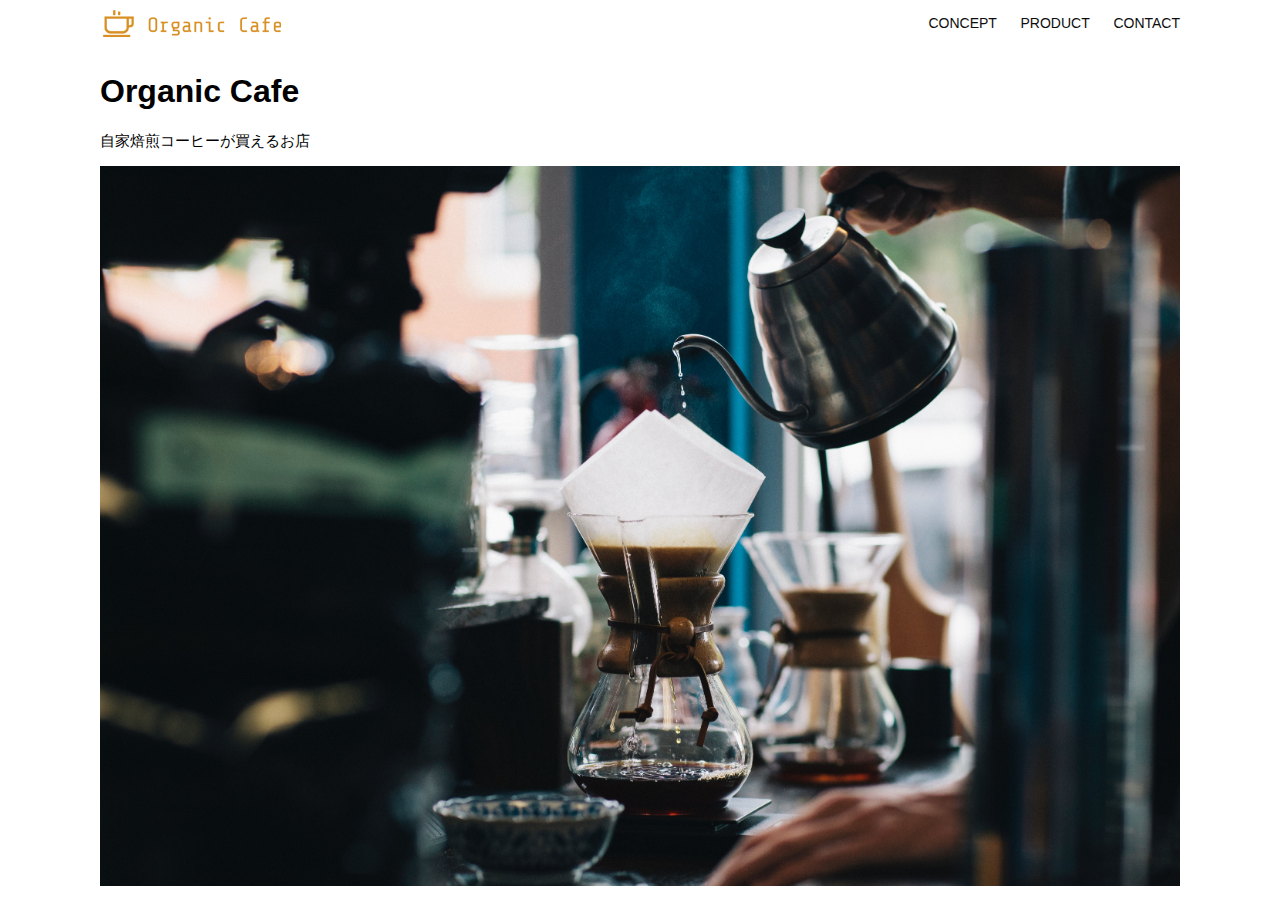
<file: html-css-kadai_013/index.html>
<!DOCTYPE html>
<html>
  <head>
    <title>Organic Cafe</title>
    <meta charset="UTF-8" />
    <meta name="description" content="自家焙煎のコーヒーがお家で楽しめるOrganic Cafe"/>
    <meta name="viewport" content="width=device-width, initial-scale=1.0" />
    <link rel="stylesheet" href="style.css" />
  </head>
  <body>
    <!-- ヘッダー -->
    <header>
      <!-- ロゴ -->
      <a href="index.html" id="logo"><img src="images/logo.png" alt="トップページに戻る"/></a>

      <!-- PC用ナビゲーション -->
      <nav id="nav-pc">
        <a href="index.html#concept">CONCEPT</a>
        <a href="index.html#product">PRODUCT</a>
        <a href="index.html#contact">CONTACT</a>
      </nav>
      <!-- スマホ用メニューボタン -->
      <img id="menu-sp" src="images/button-menu.png" alt="ナビゲーションを開く" onclick="document.getElementById('nav-sp').style.display = 'block'">

     <!-- スマホ用ナビゲーション -->
     <nav id="nav-sp">
       <ul>
         <li>
           <img id="close" src="images/button-close.png" alt="ナビゲーションを閉じる" onclick="document.getElementById('nav-sp').style.display = 'none'">
         </li>
         <li>
           <a id="logo-sp" href="index.html" onclick="document.getElementById('nav-sp').style.display = 'none'">
             <img src="images/logo-sp.png" alt="トップページに戻る">
           </a>
         </li>
         <li>
           <a class="menu" href="index.html#concept" onclick="document.getElementById('nav-sp').style.display = 'none'">CONCEPT</a>
         </li>
         <li>
           <a class="menu" href="index.html#product" onclick="document.getElementById('nav-sp').style.display = 'none'">PRODUCT</a>
         </li>
         <li><a class="menu" href="index.html#contact" onclick="document.getElementById('nav-sp').style.display = 'none'">CONTACT</a>
         </li>
       </ul>
     </nav>
    </header>

    <main>
      <article>
        <!-- メインビジュアル -->
        <section id="main-visual">
          <div id="main-message">
            <h1>Organic Cafe</h1>
            <p>自家焙煎コーヒーが買えるお店</p>
          </div>
          <img src="images/main-image.jpg" alt="コーヒーをハンドドリップで淹れる画像"/>
        </section>
      </article>
    </main>
  </body>
</html>
</file>
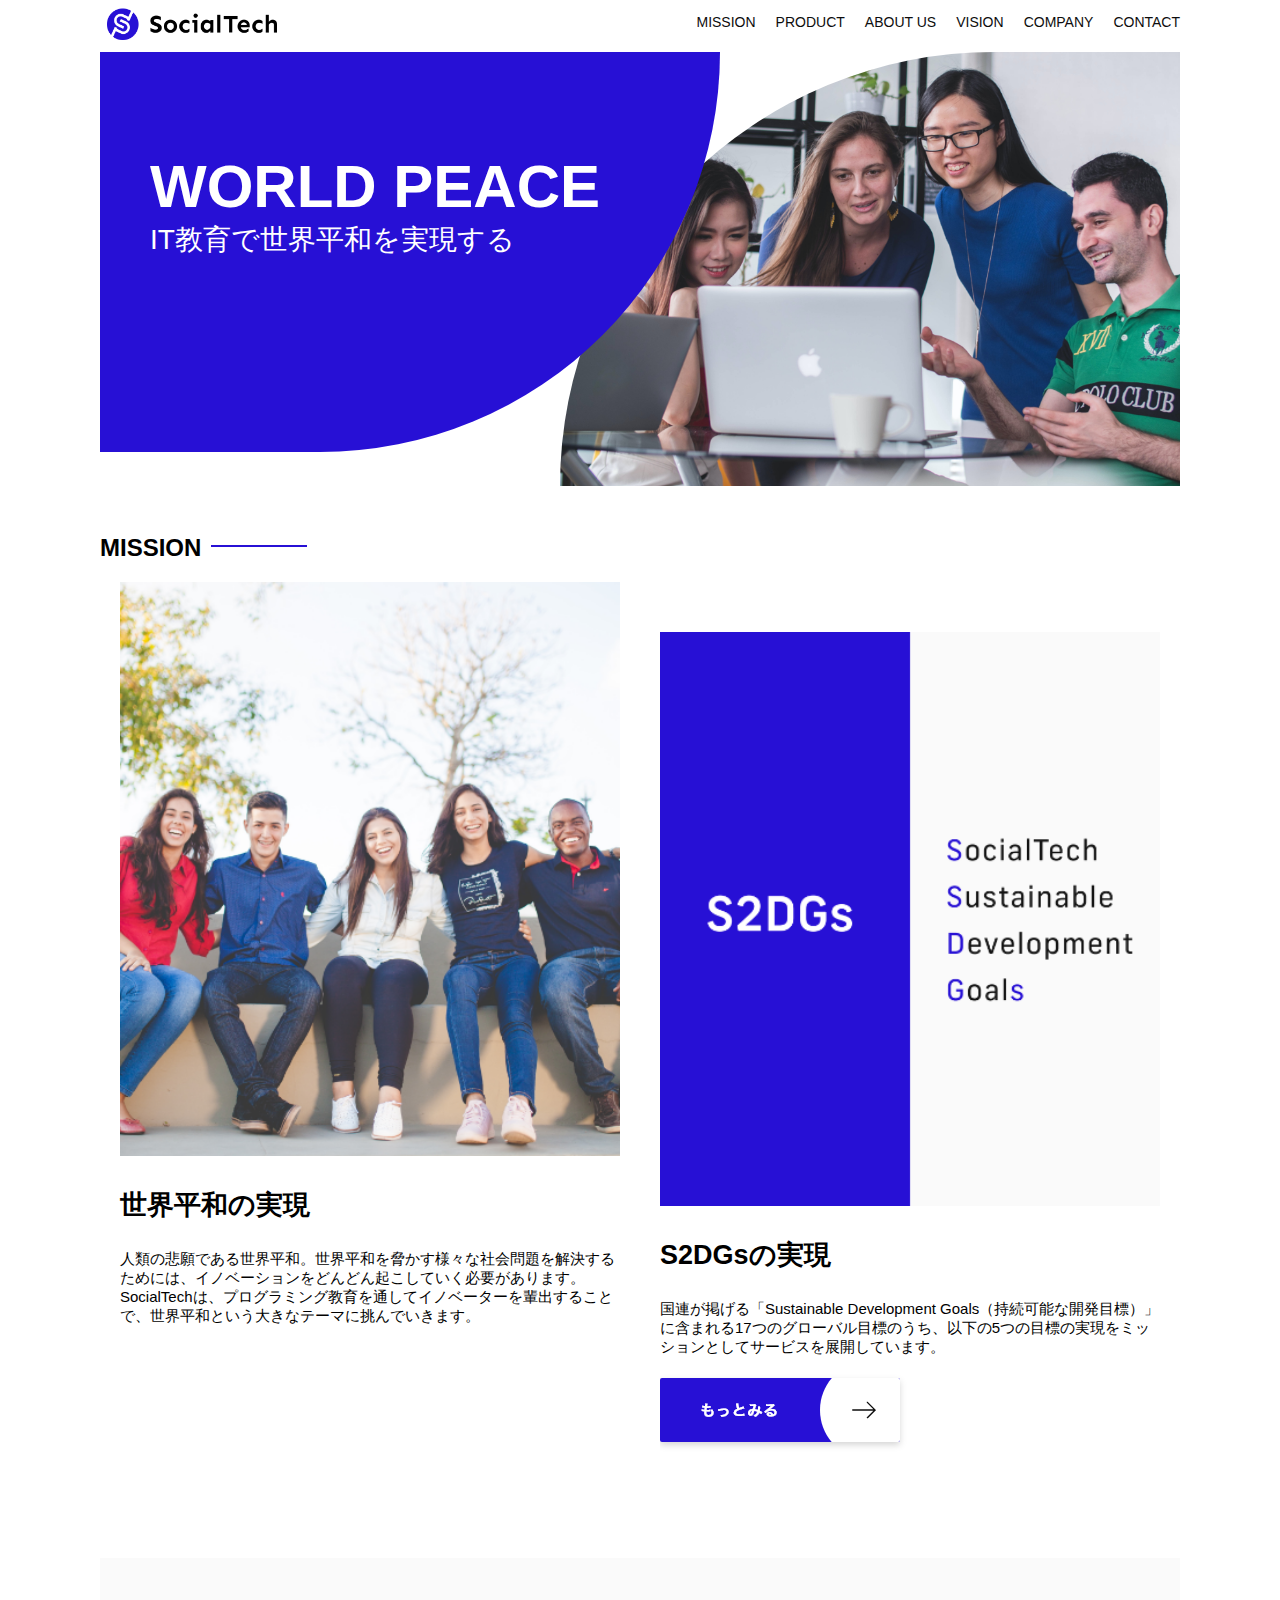
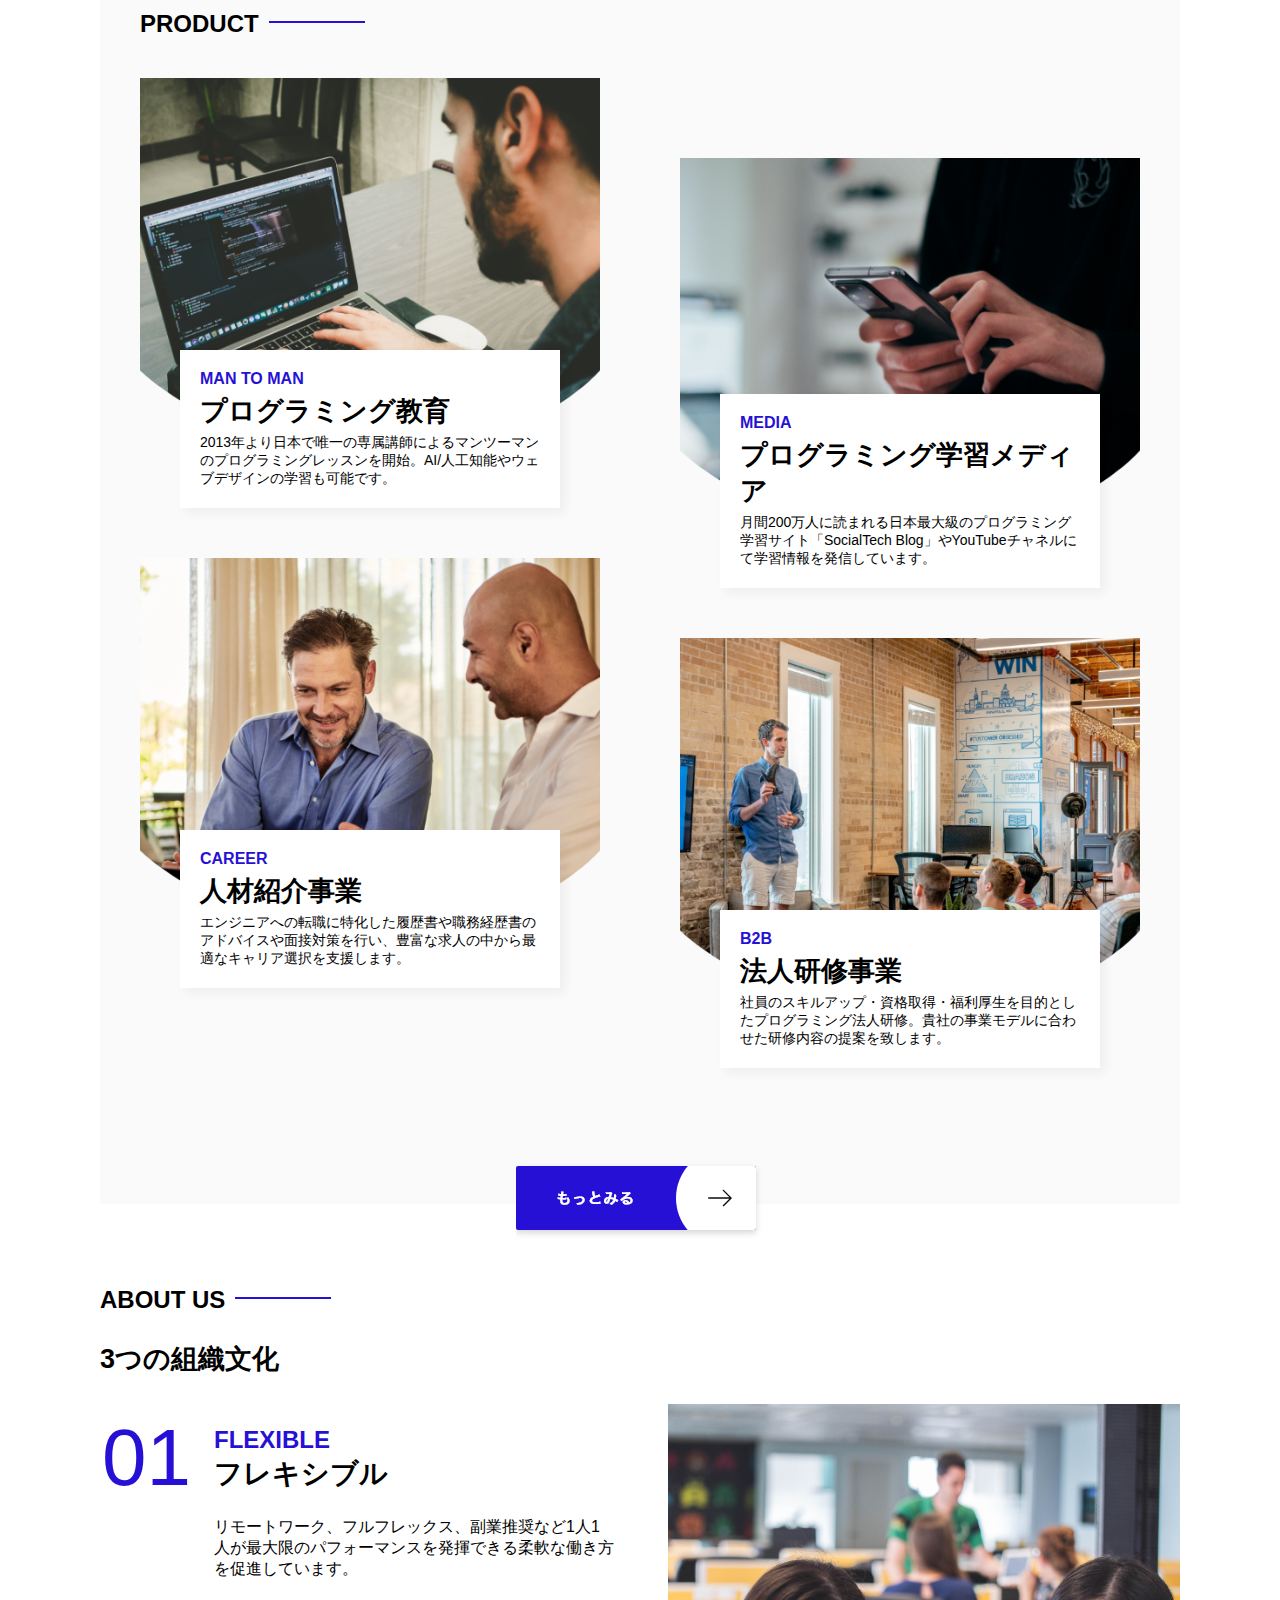
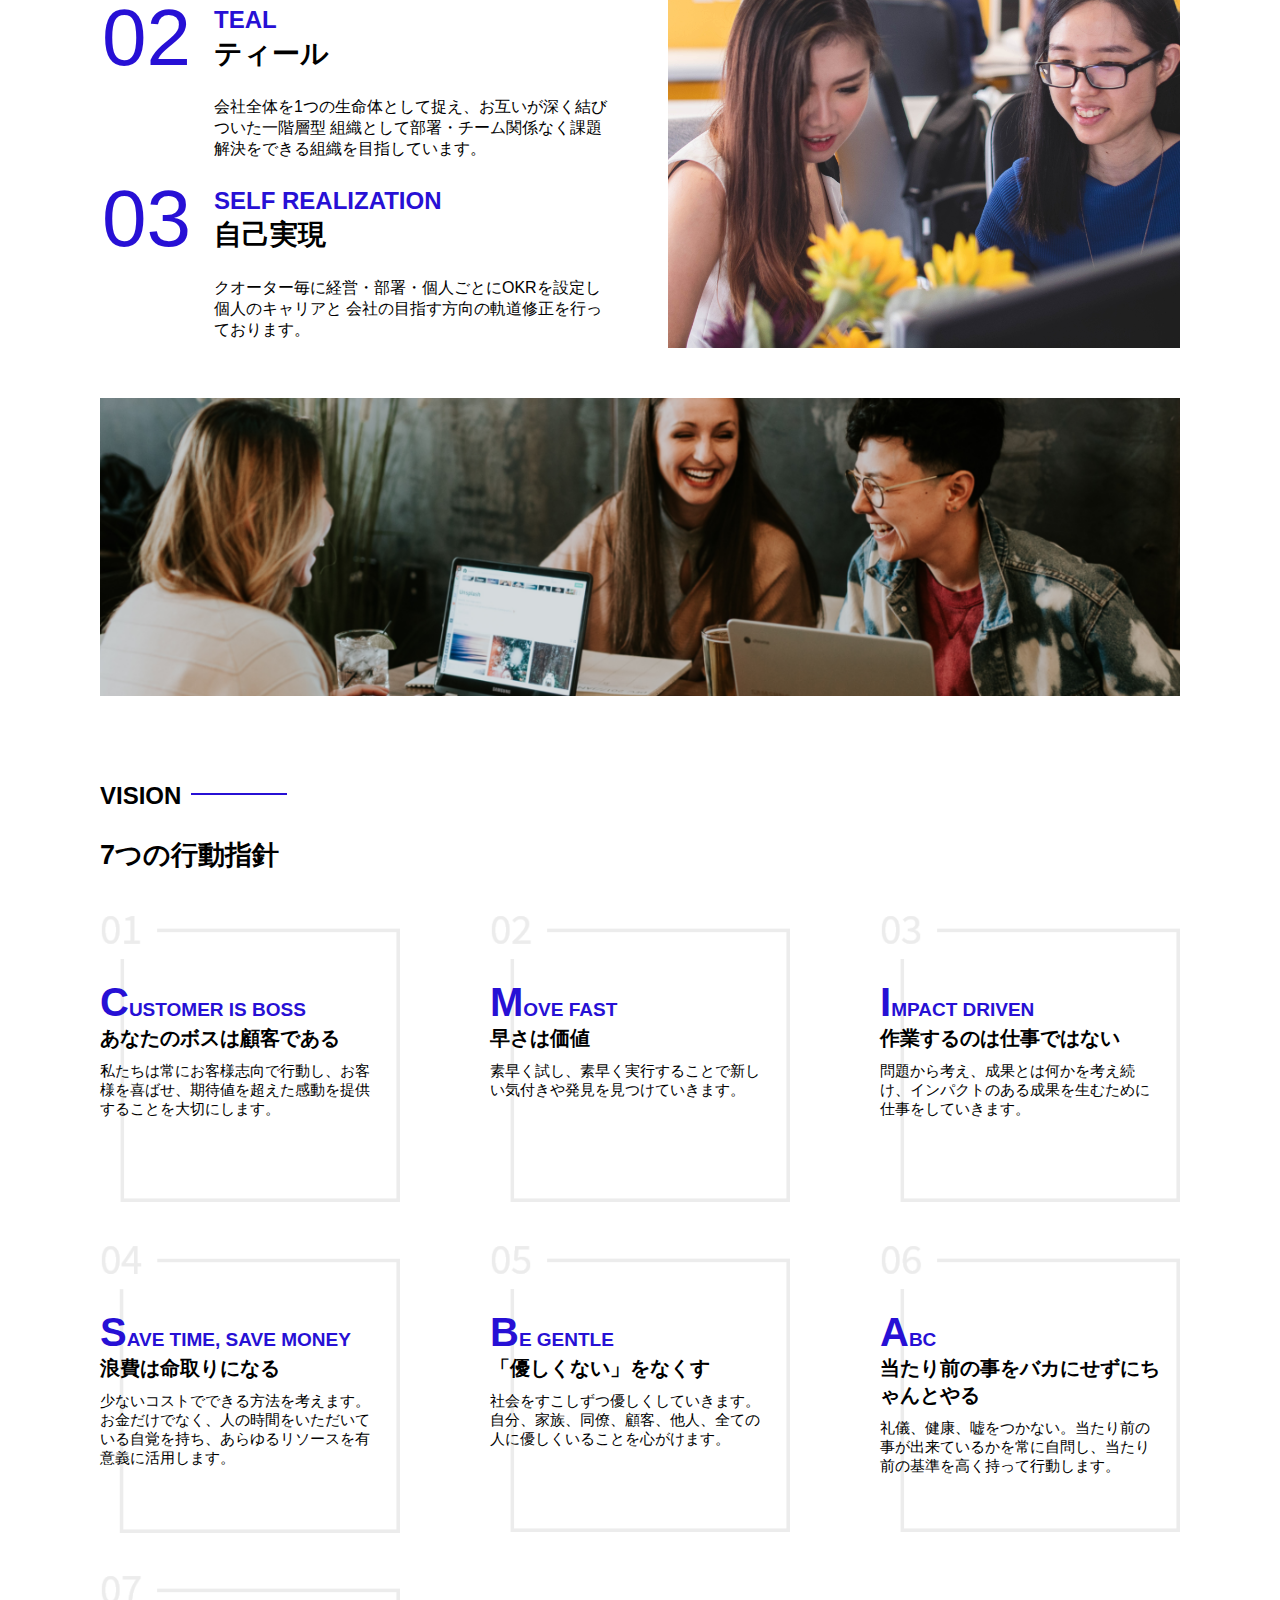
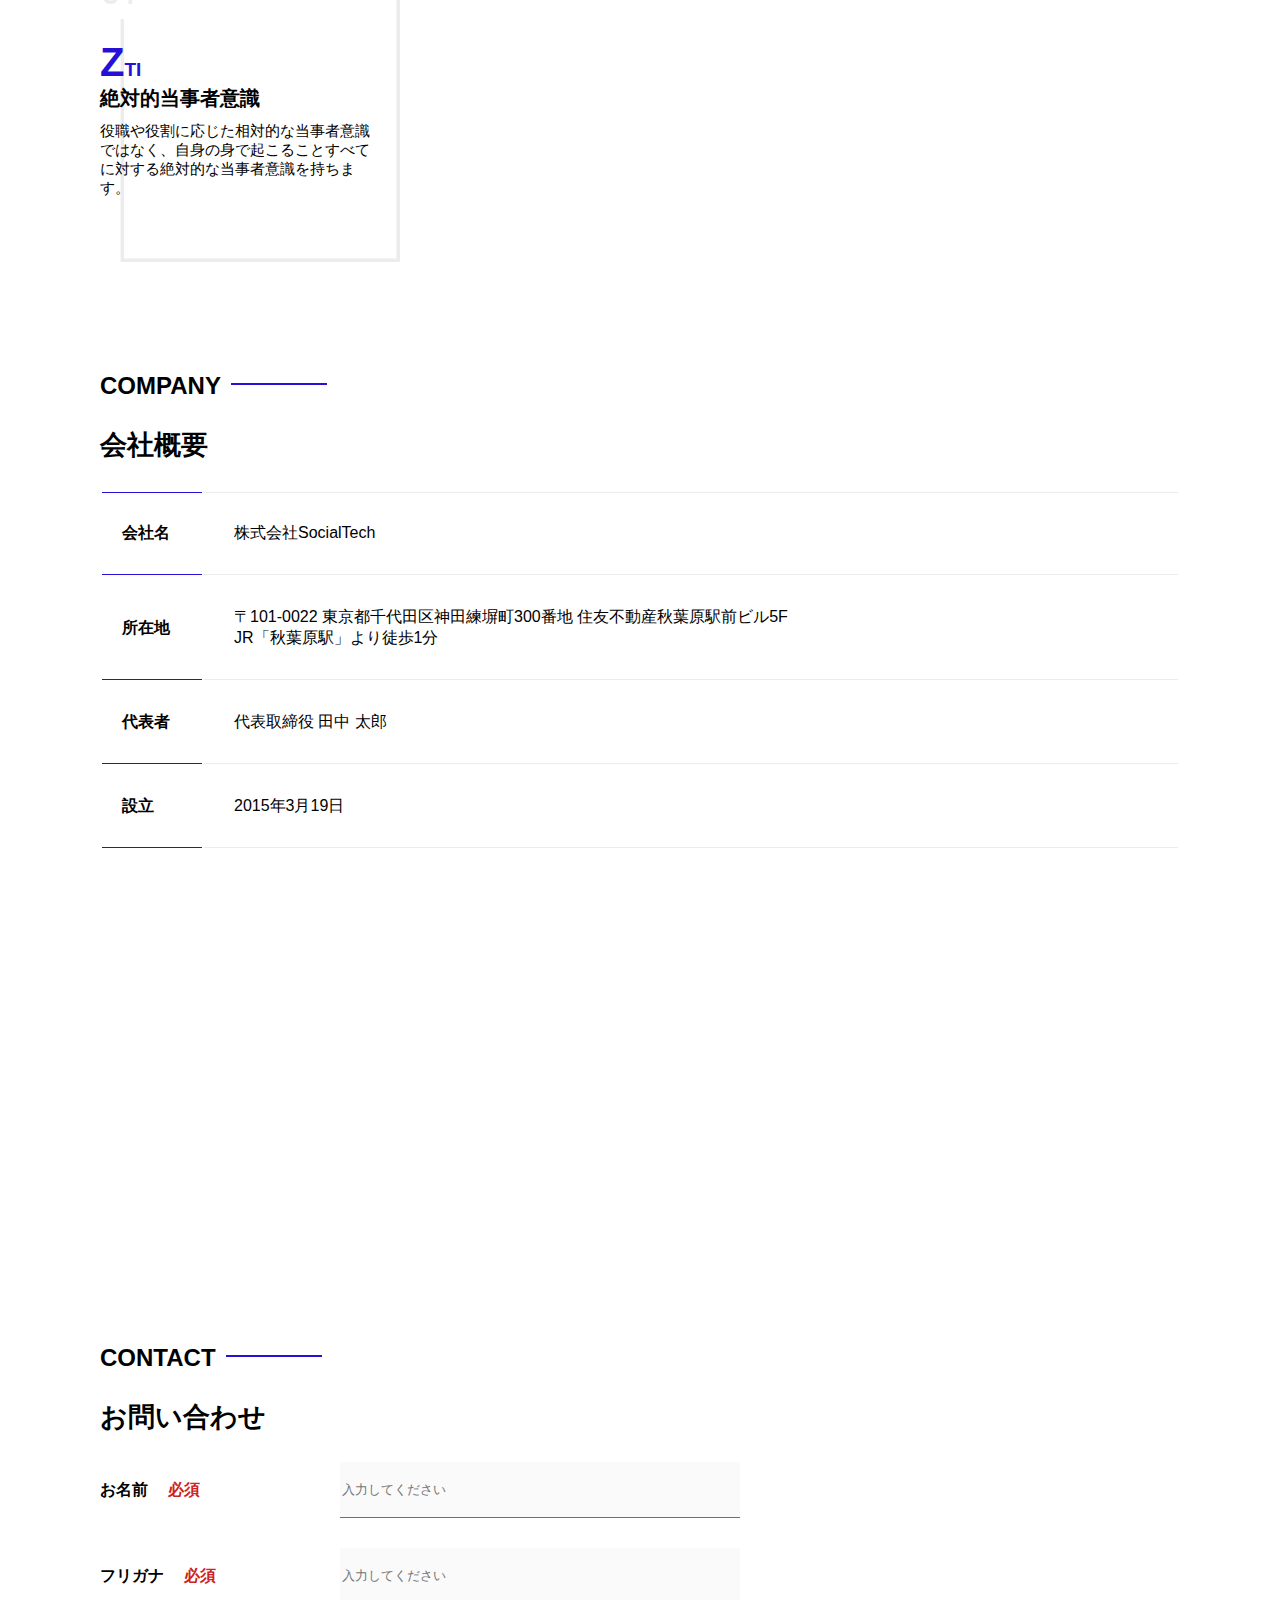
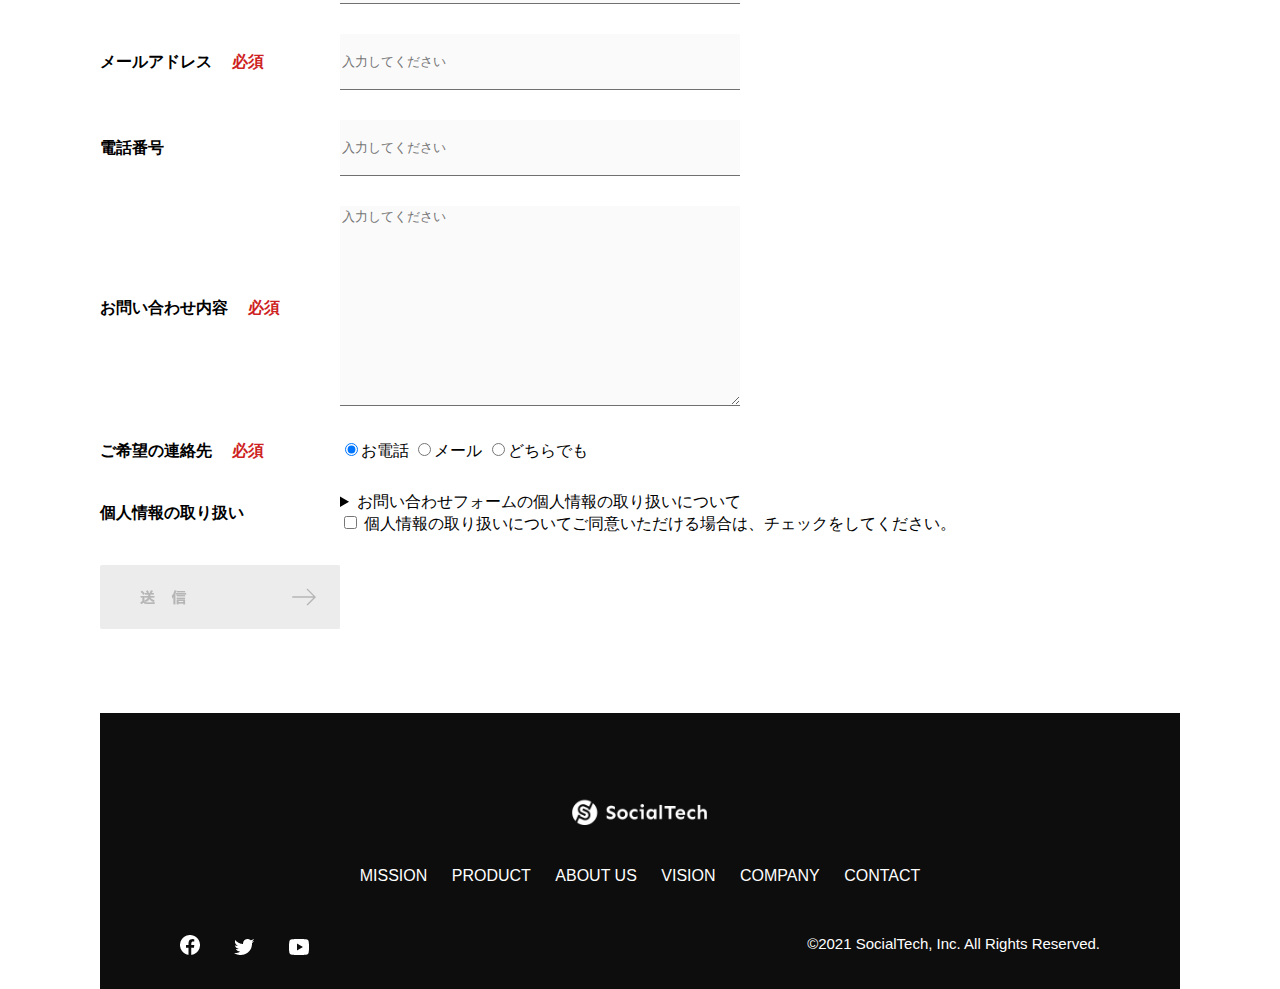
<file: kadai_tutorial_output/index.html>
<!DOCTYPE html>
<html>
<head>
  <title>SocialTech</title>
  <meta charset="UTF-8">
  <meta name="description" content="SocialTechはEdTech業界のリーディングカンパニーを目指します。">
  <meta name="viewport" content="width=device-width, initial-scale=1.0">
  <link rel="stylesheet" href="style.css">
</head>
<body>
  <!-- ヘッダー -->
  <header>
    <!-- ロゴ -->
    <a href="index.html" id="logo">
      <img src="images/logo.png" alt="トップページに戻る">
    </a>
    <!-- PC用ナビゲーション -->
    <nav id="nav-pc">
       <ul>
        <li><a href="mission.html">MISSION</a></li>
        <li><a href="product.html">PRODUCT</a></li>
        <li><a href="index.html#aboutus">ABOUT US</a></li>
        <li><a href="index.html#vision">VISION</a></li>
        <li><a href="index.html#company">COMPANY</a></li>
        <li><a href="index.html#contact">CONTACT</a></li>
       </ul>
   </nav>
    <!-- スマホ用メニューボタン -->
       <button id="menu-sp" onclick="document.getElementById('nav-sp').style.display = 'block'">
         <img src="images/button-menu.png" alt="ナビゲーションを開く">
       </button>
        <!-- スマホ用ナビゲーション -->
       <div id="nav-sp">
         <button id="close" onclick="document.getElementById('nav-sp').style.display = 'none'">
           <img src="images/button-close.png" alt="ナビゲーションを閉じる">
         </button>
 
         <nav>
           <ul>
             <li>
               <a id="logo-sp" href="index.html" onclick="document.getElementById('nav-sp').style.display = 'none'"><img src="images/logo-sp.png" alt="トップページに戻る"></a>
             </li>
             <li><a class="menu" href="mission.html" onclick="document.getElementById('nav-sp').style.display = 'none'">MISSION</a></li>
             <li><a class="menu" href="product.html" onclick="document.getElementById('nav-sp').style.display = 'none'">PRODUCT</a></li>
             <li><a class="menu" href="index.html#aboutus" onclick="document.getElementById('nav-sp').style.display = 'none'">ABOUT US</a></li>
             <li><a class="menu" href="index.html#vision" onclick="document.getElementById('nav-sp').style.display = 'none'">VISION</a></li>
             <li><a class="menu" href="index.html#company" onclick="document.getElementById('nav-sp').style.display = 'none'">COMPANY</a></li>
             <li><a class="menu" href="index.html#contact" onclick="document.getElementById('nav-sp').style.display = 'none'">CONTACT</a></li>
           </ul>
         </nav>
         <div id="sns">
           <a href="https://www.facebook.com/sejuku2013">
             <img src="images/button-facebook.png" alt="Facebookのリンク">
           </a>
           <a href="https://twitter.com/samuraijuku">
             <img src="images/button-twitter.png" alt="Twitterのリンク">
           </a>
           <a href="https://www.youtube.com/channel/UCCFOQO5aDK0xXam4cUQXT8g">
             <img src="images/button-youtube.png" alt="YouTubeのリンク">
           </a>
         </div>
       </div>
  </header>
    <main>
    <article>
      <!-- メインビジュアル -->
      <section id="main-visual">
        <div id="main-message">
          <h1>WORLD PEACE</h1>
          <p>IT教育で世界平和を実現する</p>
        </div>
        <img src="images/index/index-main.png" alt="PCの周りに集まる多国籍の仲間たち">
      </section>
      <!--ミッション-->
      <section id="mission">
        <h2 class="index-h2">MISSION</h2>
        <div id="mission-flex">
          <div>
            <img id="mission-photo" src="images/index/index-mission.png" alt="屋外のベンチで写真を撮影する多国籍の仲間たち">
            <h3>世界平和の実現</h3>
            <p>
              人類の悲願である世界平和。世界平和を脅かす様々な社会問題を解決するためには、イノベーションをどんどん起こしていく必要があります。SocialTechは、プログラミング教育を通してイノベーターを輩出することで、世界平和という大きなテーマに挑んでいきます。
            </p>
          </div>
          <div>
            <img id="s2dgs" src="images/index/s2dgs.png" alt="S2DGs">
            <h3>S2DGsの実現</h3>
            <p>国連が掲げる「Sustainable Development Goals（持続可能な開発目標）」に含まれる17つのグローバル目標のうち、以下の5つの目標の実現をミッションとしてサービスを展開しています。</p>
            <a href="mission.html">
              <img src="images/button-more.png" alt="もっとみる">
            </a>
          </div>
        </div>
      </section>
      <!-- プロダクト -->
      <section id="product">
       <h2 class="index-h2">PRODUCT</h2>
        <div class="product-flex">
         <div id="product-left">
          <div>
            <img class="product-photo" src="images/index/index-mantoman.png" alt="PCでコードを書く男性">
               <div class="product-explain">
                 <span>MAN TO MAN</span>
                 <h3>プログラミング教育</h3>
                 <p>2013年より日本で唯一の専属講師によるマンツーマンのプログラミングレッスンを開始。AI/人工知能やウェブデザインの学習も可能です。</p>
               </div>
             </div>
             <div>
               <img class="product-photo" src="images/index/index-career.png" alt="笑顔で話し合う2人の男性">
               <div class="product-explain">
                 <span>CAREER</span>
                 <h3>人材紹介事業</h3>
                 <p>エンジニアへの転職に特化した履歴書や職務経歴書のアドバイスや面接対策を行い、豊富な求人の中から最適なキャリア選択を支援します。</p>
               </div>
             </div>
         </div>
         <div id="product-right">
          <div>
              <img class="product-photo" src="images/index/index-media.png" alt="スマートフォンを操作する人">
              <div class="product-explain">
                <span>MEDIA</span>
                <h3>プログラミング学習メディア</h3>
                <p>月間200万人に読まれる日本最大級のプログラミング学習サイト「SocialTech Blog」やYouTubeチャネルにて学習情報を発信しています。</p>
              </div>
            </div>
            <div>
              <img class="product-photo" src="images/index/index-b2b.png" alt="講演中の男性とそれを聴く人々">
              <div class="product-explain">
                <span>B2B</span>
                <h3>法人研修事業</h3>
                <p>社員のスキルアップ・資格取得・福利厚生を目的としたプログラミング法人研修。貴社の事業モデルに合わせた研修内容の提案を致します。</p>
              </div>
            </div>
          </div>
        </div>
        <div id="product-more">
          <a href="product.html">
            <img src="images/button-more.png" alt="もっとみる">
          </a>
         </div>
        </div>
      </section>
      <!-- ABOUT US -->
      <section id="aboutus">
        <h2 class="index-h2">ABOUT US</h2>
        <h3>3つの組織文化</h3>
        <div>
          <table class="culture-table">
            <tr>
              <td class="culture-num">01</td>
              <th><span class="culture-en">FLEXIBLE</span><br>フレキシブル</th>
            </tr>
            <tr>
              <td>
                <!--空のセル-->
              </td>
              <td class="culture-description">リモートワーク、フルフレックス、副業推奨など1人1人が最大限のパフォーマンスを発揮できる柔軟な働き方を促進しています。</td>
            </tr>
            <tr>
              <td class="culture-num">02</td>
              <th><span class="culture-en">TEAL</span><br>ティール</th>
            </tr>
            <tr>
              <td>
                <!--空のセル-->
              </td>
              <td class="culture-description">会社全体を1つの生命体として捉え、お互いが深く結びついた一階層型 組織として部署・チーム関係なく課題解決をできる組織を目指しています。</td>
            </tr>
            <tr>
              <td class="culture-num">03</td>
              <th><span class="culture-en">SELF REALIZATION</span><br>自己実現</th>
            </tr>
            <tr>
              <td>
                <!--空のセル-->
              </td>
              <td class="culture-description">クオーター毎に経営・部署・個人ごとにOKRを設定し個人のキャリアと 会社の目指す方向の軌道修正を行っております。</td>
            </tr>
          </table>
          <img class="culture-img" src="images/index/index-aboutus1.png" alt="笑顔で話し合う2人の女性">
        </div>
        <img class="culture-img2" src="images/index/index-aboutus2.png" alt="笑顔で話し合う3人の男女">
      </section>
      <!-- VISION -->
      <section id="vision">
        <h2 class="index-h2">VISION</h2>
        <h3>7つの行動指針</h3>
        <div>
             <div class="vision-box">
               <img src="images/index/vision-01.png" alt="01">
               <div>
                 <h4>CUSTOMER IS BOSS</h4>
                 <h5>あなたのボスは顧客である</h5>
                 <p>私たちは常にお客様志向で行動し、お客様を喜ばせ、期待値を超えた感動を提供することを大切にします。</p>
               </div>
             </div>
             <div class="vision-box">
               <img src="images/index/vision-02.png" alt="02">
               <div>
                 <h4>MOVE FAST</h4>
                 <h5>早さは価値</h5>
                 <p>素早く試し、素早く実行することで新しい気付きや発見を見つけていきます。</p>
               </div>
             </div>
             <div class="vision-box">
               <img src="images/index/vision-03.png" alt="03">
               <div>
                 <h4>IMPACT DRIVEN</h4>
                 <h5>作業するのは仕事ではない</h5>
                 <p>問題から考え、成果とは何かを考え続け、インパクトのある成果を生むために仕事をしていきます。</p>
               </div>
             </div>
             <div class="vision-box">
               <img src="images/index/vision-04.png" alt="04">
               <div>
                 <h4>SAVE TIME, SAVE MONEY</h4>
                 <h5>浪費は命取りになる</h5>
                 <p>少ないコストでできる方法を考えます。お金だけでなく、人の時間をいただいている自覚を持ち、あらゆるリソースを有意義に活用します。</p>
               </div>
             </div>
             <div class="vision-box">
               <img src="images/index/vision-05.png" alt="05">
               <div>
                 <h4>BE GENTLE</h4>
                 <h5>「優しくない」をなくす</h5>
                 <p>社会をすこしずつ優しくしていきます。自分、家族、同僚、顧客、他人、全ての人に優しくいることを心がけます。</p>
               </div>
             </div>
             <div class="vision-box">
               <img src="images/index/vision-06.png" alt="06">
               <div>
                 <h4>ABC</h4>
                 <h5>当たり前の事をバカにせずにちゃんとやる</h5>
                 <p>礼儀、健康、嘘をつかない。当たり前の事が出来ているかを常に自問し、当たり前の基準を高く持って行動します。</p>
               </div>
             </div>
             <div class="vision-box">
               <img src="images/index/vision-07.png" alt="07">
               <div>
                 <h4>ZTI</h4>
                 <h5>絶対的当事者意識</h5>
                 <p>役職や役割に応じた相対的な当事者意識ではなく、自身の身で起こることすべてに対する絶対的な当事者意識を持ちます。</p>
               </div>
             </div>
        </div>
      </section>
      <!-- COMPANY -->
      <section id="company">
        <h2 class="index-h2">COMPANY</h2>
        <h3>会社概要</h3>
          <table id="company-table">
             <tr>
               <th class="tableheader tableheader-first">会社名</th>
               <td class="cell cell-first">株式会社SocialTech</td>
             </tr>
             <tr>
               <th class="tableheader">所在地</th>
               <td class="cell">〒101-0022 東京都千代田区神田練塀町300番地 住友不動産秋葉原駅前ビル5F<br>JR「秋葉原駅」より徒歩1分</td>
             </tr>
             <tr>
               <th class="tableheader">代表者</th>
               <td class="cell">代表取締役 田中 太郎</td>
             </tr>
             <tr>
               <th class="tableheader">設立</th>
               <td class="cell">2015年3月19日</td>
             </tr>
           </table>
            <iframe 
 src="https://www.google.com/maps/embed?pb=!1m18!1m12!1m3!1d3240.0688551336807!2d139.7720776771055!3d35.69992317258124!2m3!1f0!2f0!3f0!3m2!1i1024!2i768!4f13.1!3m3!1m2!1s0x60188fee13660e23%3A0x77137876edf742ac!2z5L2P5Y-L5LiN5YuV55Sj56eL6JGJ5Y6f6aeF5YmN44OT44Or!5e0!3m2!1sja!2sjp!4v1704858013291!5m2!1sja!2sjp" 
 style="border: 0" allowfullscreen="" loading="lazy">
 </iframe>
      </section>
      <!-- お問い合わせフォーム -->
      <section id="contact">
        <h2 class="index-h2">CONTACT</h2>
        <h3>お問い合わせ</h3>
        <form>
          <div>
            <div class="contact-heading">
              <label class="contact-label">お名前<span class="contact-span">必須</span></label>
            </div>
            <div>
              <input type="text" name="name" placeholder="入力してください" class="contact-textbox">
            </div>
          </div>
          <div>
            <div class="contact-heading">
              <label class="contact-label">フリガナ<span class="contact-span">必須</span></label>
            </div>
            <div>
              <input type="text" name="hurigana" placeholder="入力してください" class="contact-textbox">
            </div>
          </div>
          <div>
            <div class="contact-heading">
              <label class="contact-label">メールアドレス<span class="contact-span">必須</span></label>
            </div>
            <div>
              <input type="text" name="email" placeholder="入力してください" class="contact-textbox">
            </div>
          </div>
          <div>
            <div class="contact-heading">
              <label class="contact-label">電話番号</label>
            </div>
            <div>
              <input type="text" name="tel" placeholder="入力してください" class="contact-textbox">
            </div>
          </div>
          <div>
            <div class="contact-heading">
              <label class="contact-label">お問い合わせ内容<span class="contact-span">必須</span></label>
            </div>
            <div>
              <textarea class="contact-textarea" placeholder="入力してください" name="message"></textarea>
            </div>
          </div>
          <div>
            <div class="contact-heading">
              <label class="contact-label">ご希望の連絡先<span class="contact-span">必須</span></label>
            </div>
            <div>
              <input class="radiobutton" type="radio" value="tel" name="contact" checked><label>お電話</label>
              <input class="radiobutton" type="radio" value="mail" name="contact"><label>メール</label>
              <input class="radiobutton" type="radio" value="both" name="contact"><label>どちらでも</label>
            </div>
          </div>
          <div>
               <div class="contact-heading">
                 <label class="contact-label">個人情報の取り扱い</label>
               </div>
               <div>
                 <details>
                   <summary>お問い合わせフォームの個人情報の取り扱いについて</summary>
                   <div>
                     <dl>
                       <dt>１．組織の名称又は氏名</dt>
                       <dd>株式会社SocialTech</dd>
                       <dt>２．個人情報保護管理者（若しくはその代理人）の氏名又は職名、所属及び連絡先</dt>
                       <dd>
                         <p>鈴木 一郎 コーポレート部</p>
                         <p>メールアドレス：samurai@example.com</p>
                         <p>TEL：03-1234-5678</p>
                       </dd>
                       <dt>３．個人情報の利用目的</dt>
                       <dd>
                         <ul>
                           <li>本サービス及び本サービスに関連する情報の提供又はそれらに関する連絡のため</li>
                           <li>ユーザーの本人確認のため</li>
                           <li>当社サービスのご案内のため</li>
                           <li>当社の商品等の広告または宣伝（電子メールによるものを含むものとします。）</li>
                         </ul>
                       </dd>
                       <dt>４．個人情報の取り扱い業務の委託</dt>
                       <dd>個人情報の取扱業務の全部または一部を外部に業務委託する場合があります。その際、弊社は、個人情報を適切に保護できる管理体制を敷き実行していることを条件として委託先を厳選したうえで、機密保持契約を委託先と締結し、お客様の個人情報を厳密に管理させます。</dd>
                       <dt>５．個人情報の開示等の請求</dt>
                       <dd>
                         お客様は、弊社に対してご自身の個人情報の開示等（利用目的の通知、開示、内容の訂正・追加・削除、利用の停止または消去、第三者への提供の停止）に関して、当社問合わせ窓口に申し出ることができます。<br>
                         その際、弊社はお客様ご本人を確認させていただいたうえで、合理的な期間内に対応いたします。<br>
                         なお、個人情報に関する弊社問合わせ先は、次の通りです。
                       </dd>
                       <dd>
                         <p>株式会社SocialTech　個人情報問合せ窓口</p>
                         <p>〒150-0043　東京都千代田区神田練塀町300番地 住友不動産秋葉原駅前ビル5F</p>
                         <p>メールアドレス：samurai@example.com　TEL：03-1234-5678</p>
                       </dd>
 
                       <dt>６．個人情報を提供されることの任意性について</dt>
                       <dd>お客様がご自身の個人情報を弊社に提供されるか否かは、お客様のご判断によりますが、もしご提供されない場合には、適切なサービスが提供できない場合がありますので予めご了承ください。</dd>
                     </dl>
                   </div>
                 </details>
                 <input type="checkbox" name="agree">
                 <span>個人情報の取り扱いについてご同意いただける場合は、チェックをしてください。</span>
               </div>
             </div>
             <input type="image" src="images/button-submit.png" alt="送信する">
        </form>
      </section>
    </article>
  </main>
      <footer>
      <div id="footer-logo">
        <img src="images/logo-sp.png" alt="SocialTech">
      </div>
      <div id="footer-link">
        <a href="mission.html">MISSION</a>
        <a href="product.html">PRODUCT</a>
        <a href="index.html#aboutus">ABOUT US</a>
        <a href="index.html#vision">VISION</a>
        <a href="index.html#company">COMPANY</a>
        <a href="index.html#contact">CONTACT</a>
      </div>
        <div id="sns-footer">
         <div class="sns-btns">
           <a href="https://www.facebook.com/sejuku2013"><img src="images/button-facebook.png" alt="Facebookのリンク"></a>
           <a href="https://twitter.com/samuraijuku"><img src="images/button-twitter.png" alt="Twitterのリンク"></a>
           <a href="https://www.youtube.com/channel/UCCFOQO5aDK0xXam4cUQXT8g"><img src="images/button-youtube.png" alt="YouTubeのリンク"></a>
         </div>
         <p id="copyright">&copy;2021 SocialTech, Inc. All Rights Reserved.</p>
       </div>
    </footer>
</body>
</html>
</file>
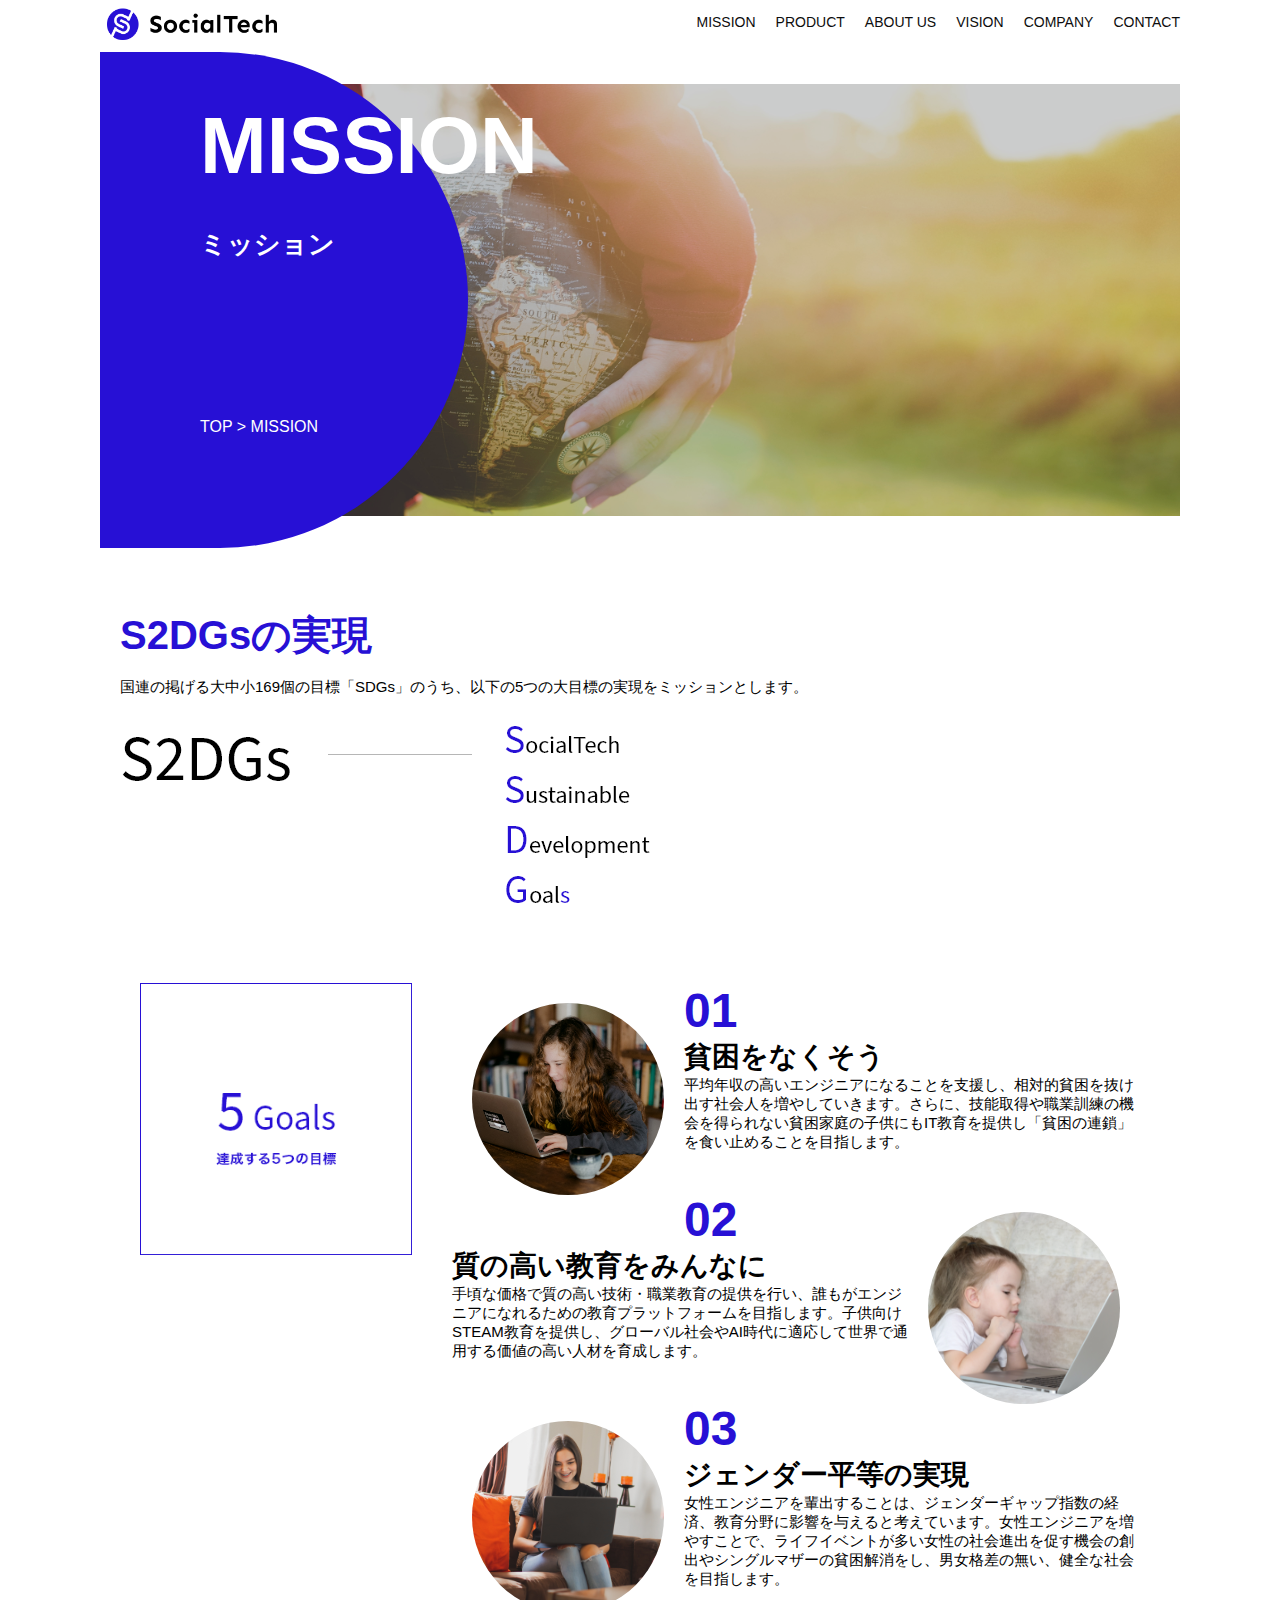
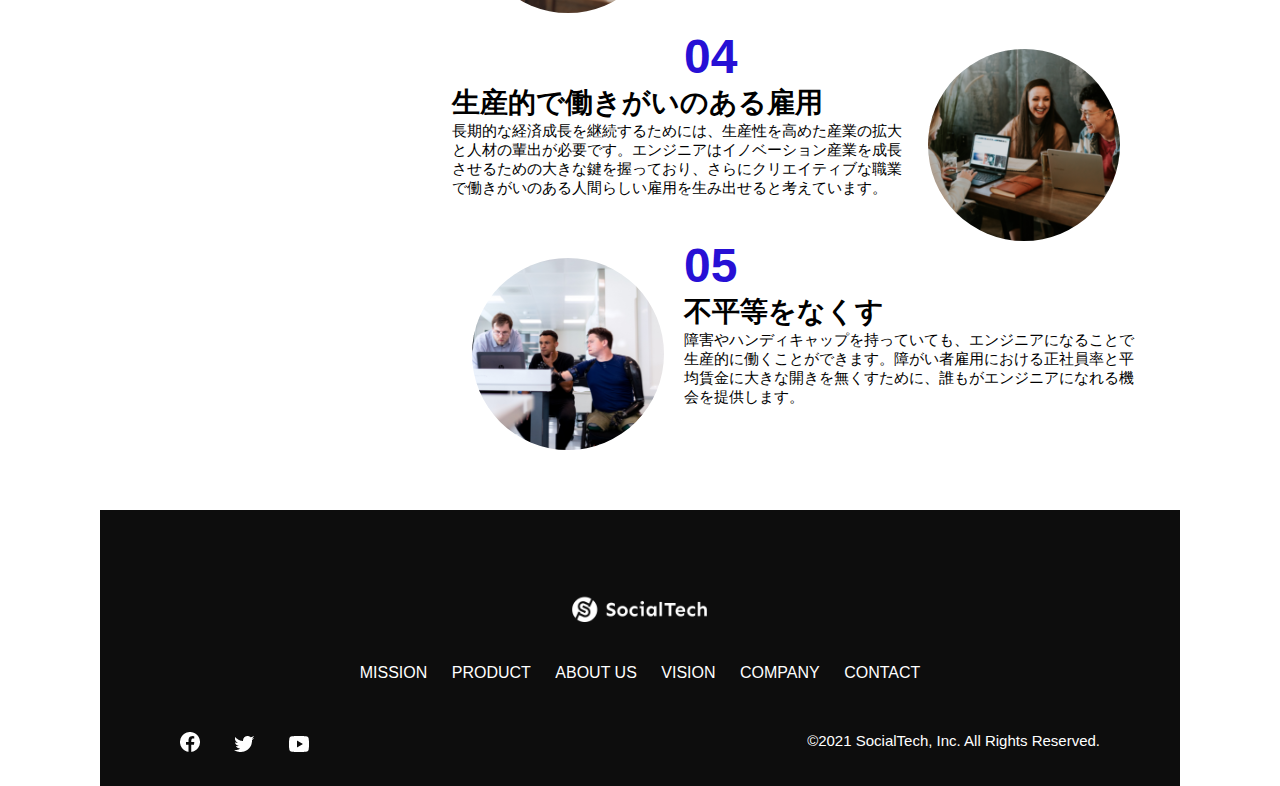
<file: kadai_tutorial_output/mission.html>
<!DOCTYPE html>
<html>
  <head>
    <title>SocialTech - MISSION ミッション -</title>
    <meta charset="utf-8">
    <meta name="description" content="SocialTechが目指す5つの目標（S2DGs）を紹介します">
    <meta name="viewport" content="width=device-width, initial-scale=1.0">
    <link rel="stylesheet" href="style.css">
  </head>

  <body>
    <!-- ヘッダー -->
    <header>
      <!-- ロゴ -->
      <a href="index.html" id="logo">
        <img src="images/logo.png" alt="トップページに戻る">
      </a>

      <!-- PC用ナビゲーション -->
      <nav id="nav-pc">
        <ul>
          <li><a href="mission.html">MISSION</a></li>
          <li><a href="product.html">PRODUCT</a></li>
          <li><a href="index.html#aboutus">ABOUT US</a></li>
          <li><a href="index.html#vision">VISION</a></li>
          <li><a href="index.html#company">COMPANY</a></li>
          <li><a href="index.html#contact">CONTACT</a></li>
        </ul>
      </nav>

      <!-- スマホ用メニューボタン -->
      <button id="menu-sp" onclick="document.getElementById('nav-sp').style.display = 'block'">
        <img src="images/button-menu.png" alt="ナビゲーションを開く">
      </button>

      <!-- スマホ用ナビゲーション -->
      <div id="nav-sp">
        <button id="close" onclick="document.getElementById('nav-sp').style.display = 'none'">
          <img src="images/button-close.png" alt="ナビゲーションを閉じる">
        </button>

        <nav>
          <ul>
            <li>
              <a id="logo-sp" href="index.html" onclick="document.getElementById('nav-sp').style.display = 'none'"><img src="images/logo-sp.png" alt="トップページに戻る"></a>
            </li>
            <li><a class="menu" href="mission.html" onclick="document.getElementById('nav-sp').style.display = 'none'">MISSION</a></li>
            <li><a class="menu" href="product.html" onclick="document.getElementById('nav-sp').style.display = 'none'">PRODUCT</a></li>
            <li><a class="menu" href="index.html#aboutus" onclick="document.getElementById('nav-sp').style.display = 'none'">ABOUT US</a></li>
            <li><a class="menu" href="index.html#vision" onclick="document.getElementById('nav-sp').style.display = 'none'">VISION</a></li>
            <li><a class="menu" href="index.html#company" onclick="document.getElementById('nav-sp').style.display = 'none'">COMPANY</a></li>
            <li><a class="menu" href="index.html#contact" onclick="document.getElementById('nav-sp').style.display = 'none'">CONTACT</a></li>
          </ul>
        </nav>
        <div id="sns">
          <a href="https://www.facebook.com/sejuku2013">
            <img src="images/button-facebook.png" alt="Facebookのリンク">
          </a>
          <a href="https://twitter.com/samuraijuku">
            <img src="images/button-twitter.png" alt="Twitterのリンク">
          </a>
          <a href="https://www.youtube.com/channel/UCCFOQO5aDK0xXam4cUQXT8g">
            <img src="images/button-youtube.png" alt="YouTubeのリンク">
          </a>
        </div>
      </div>
    </header>

    <main>
      <article>
        <section id="mission-main">
           <div class="mission-main-inner">
             <div id="mission-title">
               <h1>MISSION<br><span>ミッション</span></h1>
               <p>TOP > MISSION</p>
             </div>
           </div>
         </section>
         <section id="mission-s2dgs">
            <h2 class="mission-h2">S2DGsの実現</h2>
            <p>国連の掲げる大中小169個の目標「SDGs」のうち、以下の5つの大目標の実現をミッションとします。</p>
            <img src="images/mission/mission-s2dgs.png" alt="S2DGs">
          </section>
          <section id="mission-five-goals">
           <div class="five-goals-image">
             <img src="images/mission/mission-5goals.png" alt="5Goals">
           </div>
           <div class="five-goals-read">
             <div>
               <img class="fivegoals-image-left" src="images/mission/mission-5goals01.png" alt="PCを操作する女の子">
               <span class="fivegoals-number">01</span>
               <h3 class="fivegoals-h3">貧困をなくそう</h3>
               <p class="fivegoals-p">平均年収の高いエンジニアになることを支援し、相対的貧困を抜け出す社会人を増やしていきます。さらに、技能取得や職業訓練の機会を得られない貧困家庭の子供にもIT教育を提供し「貧困の連鎖」を食い止めることを目指します。</p>
             </div>
             <div>
               <img class="fivegoals-image-right" src="images/mission/mission-5goals02.png" alt="PCを見つめる小さい女の子">
               <span class="fivegoals-number">02</span>
               <h3 class="fivegoals-h3">質の高い教育をみんなに</h3>
               <p class="fivegoals-p">手頃な価格で質の高い技術・職業教育の提供を行い、誰もがエンジニアになれるための教育プラットフォームを目指します。子供向けSTEAM教育を提供し、グローバル社会やAI時代に適応して世界で通用する価値の高い人材を育成します。</p>
             </div>
             <div>
               <img class="fivegoals-image-left" src="images/mission/mission-5goals03.png" alt="PCを操作する女性">
               <span class="fivegoals-number">03</span>
               <h3 class="fivegoals-h3">ジェンダー平等の実現</h3>
               <p class="fivegoals-p">女性エンジニアを輩出することは、ジェンダーギャップ指数の経済、教育分野に影響を与えると考えています。女性エンジニアを増やすことで、ライフイベントが多い女性の社会進出を促す機会の創出やシングルマザーの貧困解消をし、男女格差の無い、健全な社会を目指します。</p>
             </div>
             <div>
               <img class="fivegoals-image-right" src="images/mission/mission-5goals04.png" alt="笑顔で話し合う3人の男女">
               <span class="fivegoals-number">04</span>
               <h3 class="fivegoals-h3">生産的で働きがいのある雇用</h3>
               <p class="fivegoals-p">長期的な経済成長を継続するためには、生産性を高めた産業の拡大と人材の輩出が必要です。エンジニアはイノベーション産業を成長させるための大きな鍵を握っており、さらにクリエイティブな職業で働きがいのある人間らしい雇用を生み出せると考えています。</p>
             </div>
             <div>
               <img class="fivegoals-image-left" src="images/mission/mission-5goals05.png" alt="障害を持つ男性が生き生きと働く様子">
               <span class="fivegoals-number">05</span>
               <h3 class="fivegoals-h3">不平等をなくす</h3>
               <p class="fivegoals-p">障害やハンディキャップを持っていても、エンジニアになることで生産的に働くことができます。障がい者雇用における正社員率と平均賃金に大きな開きを無くすために、誰もがエンジニアになれる機会を提供します。</p>
             </div>
           </div>
         </section>
      </article>
    </main>

    <footer>
      <div id="footer-logo">
        <img src="images/logo-sp.png" alt="SocialTech">
      </div>
      <div id="footer-link">
        <a href="mission.html">MISSION</a>
        <a href="product.html">PRODUCT</a>
        <a href="index.html#aboutus">ABOUT US</a>
        <a href="index.html#vision">VISION</a>
        <a href="index.html#company">COMPANY</a>
        <a href="index.html#contact">CONTACT</a>
      </div>
      <div id="sns-footer">
        <div class="sns-btns">
          <a href="https://www.facebook.com/sejuku2013"><img src="images/button-facebook.png" alt="Facebookのリンク"></a>
          <a href="https://twitter.com/samuraijuku"><img src="images/button-twitter.png" alt="Twitterのリンク"></a>
          <a href="https://www.youtube.com/channel/UCCFOQO5aDK0xXam4cUQXT8g"><img src="images/button-youtube.png" alt="YouTubeのリンク"></a>
        </div>
        <p id="copyright">&copy;2021 SocialTech, Inc. All Rights Reserved.</p>
      </div>
    </footer>

  </body>
</html>
</file>
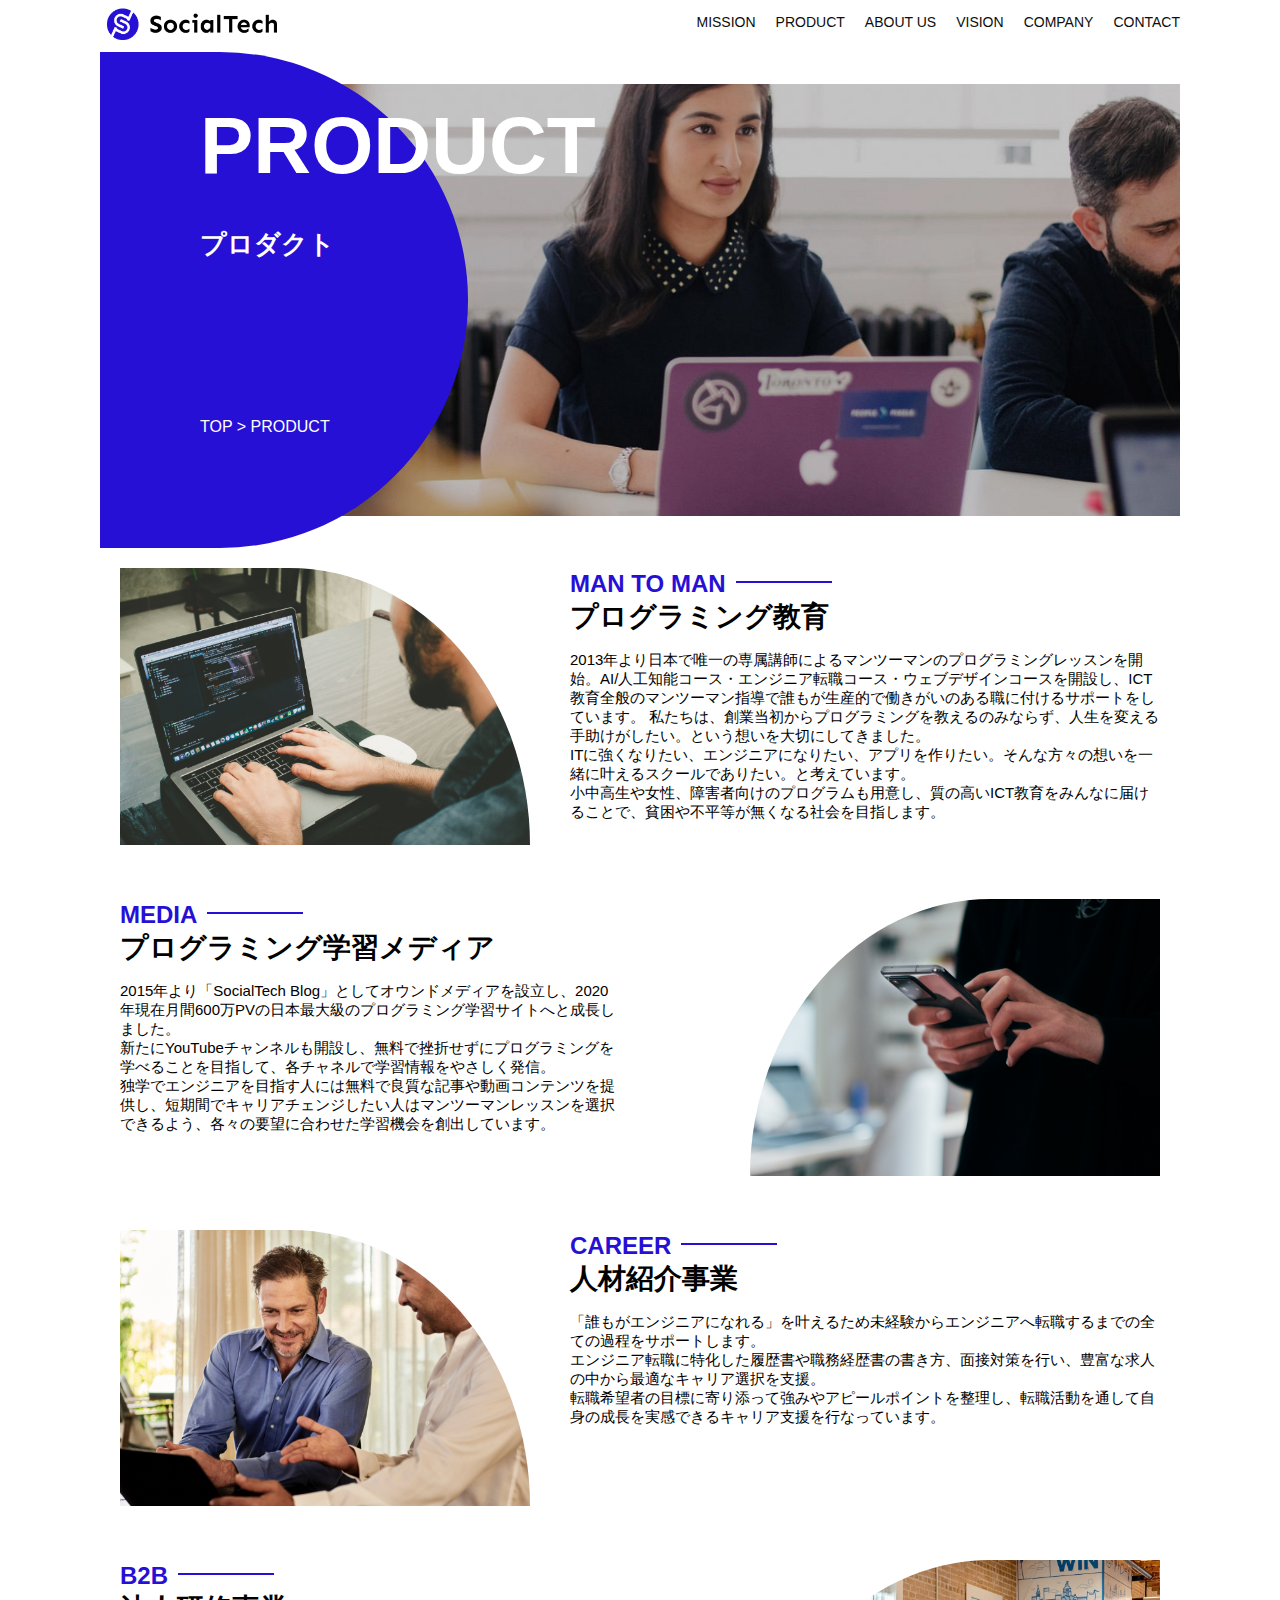
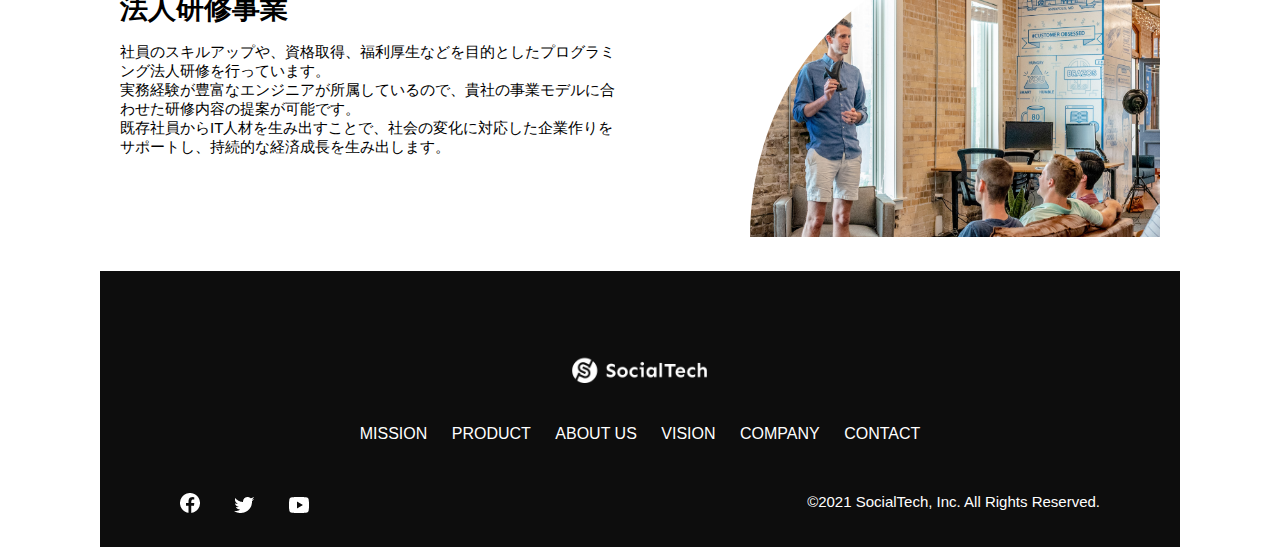
<file: kadai_tutorial_output/product.html>
<!DOCTYPE html>
<html>
  <head>
    <title>>SocialTech -PRODUCT プロダクト-</title>
    <meta charset="utf-8">
    <meta name="description" content="SocialTechの4つのプロダクトを紹介します">
    <meta name="viewport" content="width=device-width, initial-scale=1.0">
    <link rel="stylesheet" href="style.css">
  </head>

  <body>
    <!-- ヘッダー -->
    <header>
      <!-- ロゴ -->
      <a href="index.html" id="logo">
        <img src="images/logo.png" alt="トップページに戻る">
      </a>

      <!-- PC用ナビゲーション -->
      <nav id="nav-pc">
        <ul>
          <li><a href="mission.html">MISSION</a></li>
          <li><a href="product.html">PRODUCT</a></li>
          <li><a href="index.html#aboutus">ABOUT US</a></li>
          <li><a href="index.html#vision">VISION</a></li>
          <li><a href="index.html#company">COMPANY</a></li>
          <li><a href="index.html#contact">CONTACT</a></li>
        </ul>
      </nav>

      <!-- スマホ用メニューボタン -->
      <button id="menu-sp" onclick="document.getElementById('nav-sp').style.display = 'block'">
        <img src="images/button-menu.png" alt="ナビゲーションを開く">
      </button>

      <!-- スマホ用ナビゲーション -->
      <div id="nav-sp">
        <button id="close" onclick="document.getElementById('nav-sp').style.display = 'none'">
          <img src="images/button-close.png" alt="ナビゲーションを閉じる">
        </button>

        <nav>
          <ul>
            <li>
              <a id="logo-sp" href="index.html" onclick="document.getElementById('nav-sp').style.display = 'none'"><img src="images/logo-sp.png" alt="トップページに戻る"></a>
            </li>
            <li><a class="menu" href="mission.html" onclick="document.getElementById('nav-sp').style.display = 'none'">MISSION</a></li>
            <li><a class="menu" href="product.html" onclick="document.getElementById('nav-sp').style.display = 'none'">PRODUCT</a></li>
            <li><a class="menu" href="index.html#aboutus" onclick="document.getElementById('nav-sp').style.display = 'none'">ABOUT US</a></li>
            <li><a class="menu" href="index.html#vision" onclick="document.getElementById('nav-sp').style.display = 'none'">VISION</a></li>
            <li><a class="menu" href="index.html#company" onclick="document.getElementById('nav-sp').style.display = 'none'">COMPANY</a></li>
            <li><a class="menu" href="index.html#contact" onclick="document.getElementById('nav-sp').style.display = 'none'">CONTACT</a></li>
          </ul>
        </nav>
        <div id="sns">
          <a href="https://www.facebook.com/sejuku2013">
            <img src="images/button-facebook.png" alt="Facebookのリンク">
          </a>
          <a href="https://twitter.com/samuraijuku">
            <img src="images/button-twitter.png" alt="Twitterのリンク">
          </a>
          <a href="https://www.youtube.com/channel/UCCFOQO5aDK0xXam4cUQXT8g">
            <img src="images/button-youtube.png" alt="YouTubeのリンク">
          </a>
        </div>
      </div>
    </header>

    <main>
      <article>
          <section id="product-main">
           <div class="product-main-inner">
             <div id="product-title">
               <h1>PRODUCT<br><span>プロダクト</span></h1>
               <p>TOP > PRODUCT</p>
             </div>
           </div>
         </section>
                  <section class="product-section product-section-left">
           <div class="product-section-img">
             <img src="images/product/product-mantoman.png" alt="PCでコードを書く男性">
           </div>
           <div class="product-read">
             <h2 class="product-h2">MAN TO MAN</h2>
             <h3 class="product-h3">プログラミング教育</h3>
             <p>
               2013年より日本で唯一の専属講師によるマンツーマンのプログラミングレッスンを開始。AI/人工知能コース・エンジニア転職コース・ウェブデザインコースを開設し、ICT教育全般のマンツーマン指導で誰もが生産的で働きがいのある職に付けるサポートをしています。 私たちは、創業当初からプログラミングを教えるのみならず、人生を変える手助けがしたい。という想いを大切にしてきました。<br>ITに強くなりたい、エンジニアになりたい、アプリを作りたい。そんな方々の想いを一緒に叶えるスクールでありたい。と考えています。<br>小中高生や女性、障害者向けのプログラムも用意し、質の高いICT教育をみんなに届けることで、貧困や不平等が無くなる社会を目指します。
             </p>
           </div>
         </section>
 
         <section class="product-section product-section-right">
           <div class="product-read">
             <h2 class="product-h2">MEDIA</h2>
             <h3 class="product-h3">プログラミング学習メディア</h3>
             <p>2015年より「SocialTech Blog」としてオウンドメディアを設立し、2020年現在月間600万PVの日本最大級のプログラミング学習サイトへと成長しました。<br>新たにYouTubeチャンネルも開設し、無料で挫折せずにプログラミングを学べることを目指して、各チャネルで学習情報をやさしく発信。<br>独学でエンジニアを目指す人には無料で良質な記事や動画コンテンツを提供し、短期間でキャリアチェンジしたい人はマンツーマンレッスンを選択できるよう、各々の要望に合わせた学習機会を創出しています。</p>
           </div>
           <div class="product-section-img">
             <img src="images/product/product-media.png" alt="スマートフォンを操作する人">
           </div>
         </section>
 
         <section class="product-section product-section-left">
           <div class="product-section-img">
             <img src="images/product/product-career.png" alt="笑顔で話し合う2人の男性">
           </div>
           <div class="product-read">
             <h2 class="product-h2">CAREER</h2>
             <h3 class="product-h3">人材紹介事業</h3>
             <p>「誰もがエンジニアになれる」を叶えるため未経験からエンジニアへ転職するまでの全ての過程をサポートします。<br>エンジニア転職に特化した履歴書や職務経歴書の書き方、面接対策を行い、豊富な求人の中から最適なキャリア選択を支援。<br>転職希望者の目標に寄り添って強みやアピールポイントを整理し、転職活動を通して自身の成長を実感できるキャリア支援を行なっています。<br></p>
           </div>
         </section>
 
         <section class="product-section product-section-right">
           <div class="product-read">
             <h2 class="product-h2">B2B</h2>
             <h3 class="product-h3">法人研修事業</h3>
             <p>社員のスキルアップや、資格取得、福利厚生などを目的としたプログラミング法人研修を行っています。<br>実務経験が豊富なエンジニアが所属しているので、貴社の事業モデルに合わせた研修内容の提案が可能です。<br>既存社員からIT人材を生み出すことで、社会の変化に対応した企業作りをサポートし、持続的な経済成長を生み出します。</p>
           </div>
           <div class="product-section-img">
             <img src="images/product/product-b2b.png" alt="講演中の男性とそれを聴く人々">
           </div>
         </section>
      </article>
    </main>

    <footer>
      <div id="footer-logo">
        <img src="images/logo-sp.png" alt="SocialTech">
      </div>
      <div id="footer-link">
        <a href="mission.html">MISSION</a>
        <a href="product.html">PRODUCT</a>
        <a href="index.html#aboutus">ABOUT US</a>
        <a href="index.html#vision">VISION</a>
        <a href="index.html#company">COMPANY</a>
        <a href="index.html#contact">CONTACT</a>
      </div>
      <div id="sns-footer">
        <div class="sns-btns">
          <a href="https://www.facebook.com/sejuku2013"><img src="images/button-facebook.png" alt="Facebookのリンク"></a>
          <a href="https://twitter.com/samuraijuku"><img src="images/button-twitter.png" alt="Twitterのリンク"></a>
          <a href="https://www.youtube.com/channel/UCCFOQO5aDK0xXam4cUQXT8g"><img src="images/button-youtube.png" alt="YouTubeのリンク"></a>
        </div>
        <p id="copyright">&copy;2021 SocialTech, Inc. All Rights Reserved.</p>
      </div>
    </footer>
    
  </body>
</html>
</file>
<file: html-css-kadai_013/style.css>
/* PC、スマホ共通スタイル */
body {
  font-family: "Source Sans Pro", "Hiragino Kaku Gothic ProN", Meiryo, Arial,
    sans-serif;
}

p {
  font-size: 15px;
}

#main-visual>img {
  width: 100%;
}

/*================
PC用のスタイル 
=================*/
@media screen and (min-width: 768px) {
  /* 横幅設定 */
  body {
    max-width: 1080px;
    min-width: 960px;
    margin: 0 auto 0 auto;
  }

  /* ヘッダー */
  header {
    display: flex;
    justify-content: space-between;
  }

  /* ナビゲーションのレイアウト */
  #nav-pc {
    text-align: right;
    font-size: 14px;
    padding-top: 15px;
  }

  /* ナビゲーションのリンクの装飾設定 */
  #nav-pc>a {
    text-decoration: none;
    margin-left: 20px;
  }

  #nav-pc>a:link {
    color: #0d0d0d;
  }

  #nav-pc>a:visited {
    color: #0d0d0d;
  }

  #nav-pc>a:hover {
    color: #0d0d0d;
    text-decoration: underline;
  }

  #nav-pc>a:active {
    color: #0d0d0d;
  }
  #menu-sp {
    display:none;
  }
  #nav-sp {
    display:none;
  }
}
/*================
スマホ用のスタイル 
=================*/
@media screen and (max-width: 768px) {
  body{
    min-width: 375px;
    margin: 0;
  }
  #nav-pc{
    display:none;
  }
  #menu-sp{
    float: right;
    padding: 0;
  }
  #nav-sp{
    background-color: #ce933e;
    position: absolute;
    left: 0;
    top: 0;
    height: 100%;
    width: 100%;
    display: none;
    z-index: 100;
  }
  #nav-sp ul{
    padding-left: 0;
  }
  #nav-sp li{
    list-style: none;
  }
  #close{
    position: absolute;
    top: 20px;
    right: 20px;
  }
  #logo-sp{
    margin:80px 0px 30px 20px;
  }
  #nav-sp a{
    display: block;
  }
  #nav-sp a:link {
    color: #ffffff;
  }

  #nav-sp a:visited {
    color: #ffffff;
  }

  #nav-sp a:hover {
    color: #ffffff;
    text-decoration: underline;
  }

  #nav-sp a:active {
    color: #ffffff;
  }
  #nav-sp .menu{
    text-decoration: none;
    display: block;
    margin-left: 20px;
    margin-right: 20px;
    height: 44px;
    font-size: 16px;
    background-image: url("images/arrow.png");
    background-repeat:no-repeat;
    background-position: right top;
  }
}
</file>
<file: kadai_tutorial_output/style.css>
/* PC、スマホ共通スタイル */
* {
  box-sizing: border-box;
}

p {
  font-size: 15px;
}

body {
  max-width: 1080px;
  margin: 0 auto 0 auto;
  font-family: "Source Sans Pro", "Hiragino Kaku Gothic ProN", Meiryo, Arial, sans-serif;
}
 /* ヘッダー */
 header {
   display: flex;
   justify-content: space-between;
 }
 /* ナビゲーションのレイアウト */
 #nav-pc {
   font-size: 14px;
 }
 
 #nav-pc ul {
   display: flex;
   padding-left: 0;
 }
 
 #nav-pc li {
   list-style: none;
 }
 
 /* ナビゲーションのリンクの装飾設定 */
 #nav-pc a {
   text-decoration: none;
   margin-left: 20px;
   color: #0d0d0d;
 }
 
 #nav-pc a:hover {
   text-decoration: underline;
 }

   /* スマホ用ナビを非表示 */
  #nav-sp,
  #menu-sp {
    display: none;
  }

  /* メインビジュアル*/
 #main-visual {
   position: relative;
   height: 400px;
 }

#main-message {
   position: absolute;
   top: 0;
   left: 0;
   background-color: #2710d5;
   color: #ffffff;
   border-radius: 0 0 476px 0;
   max-width: 620px;
   height: 100%;
   width: 100%;
   z-index: 11;
 }

#main-message > h1 {
   font-size: 60px;
   margin: 100px 0 0 50px;
 }
#main-message > p { 
   font-size: 28px;
   margin: 0 0 0 50px;
 }
#main-visual > img {
   max-width: 620px;
   border-radius: 476px 0 0 0;
   position: absolute;
   top: 0;
   right: 0;
   z-index: 10;
 }
  /* 見出し */
 h2 {
   margin: 40px 0 0 0;
 }
 
 h2::after {
   content: url("images/line.png");
   margin-left: 10px;
 }
 
 h3 {
   font-size: 27px;
 }
  /* ミッション */
 #mission {
   margin: 80px auto 80px auto;
 }
 
 #mission-flex {
   display: flex;
 }
 #mission-flex > div {
   width: 50%;
   margin: 20px;
 }
 
 #mission-photo {
   width: 100%;
 }
 
 #s2dgs {
   margin-top: 50px;
   width: 100%;
 }
  /* プロダクト */
 #product {
   background-color: #fafafa;
   margin: 80px 0 80px 0;
   padding: 10px 40px 0px 40px;
 }
 
 /* 外枠 */
 #product .product-flex {
   margin-top: 40px;
   display: flex;
 }
 
 /* 左のカラム */
 #product-left {
   width: 50%;
   margin-right: 20px;
 }
 
 /* 右のカラム */
 #product-right {
   width: 50%;
   margin-left: 20px;
   margin-top: 80px;
 }
 
 /* 画像＋説明の枠 */
 #product-left > div {
   position: relative;
   height: 480px;
   margin-right: 20px;
 }
 #product-right > div {
   position: relative;
   height: 480px;
   margin-left: 20px;
 }
  /* 画像 */
 .product-photo {
   width: 100%;
 }
 /* 説明文の枠 */
 .product-explain {
   background-color: #ffffff;
   position: absolute;
   left: 0;
   bottom: 50px;
   margin: 0 40px 0 40px;
   padding: 20px;
   box-shadow: 5px 5px 10px rgba(0, 0, 0, 0.05);
 }
 
 /* 説明文の英語 */
 .product-explain > span {
   color: #2710d5;
   font-weight: bold;
   font-size: 16px;
   margin: 0;
 }
 
 /* 説明文の見出し */
 .product-explain > h3 {
   margin: 5px 0 5px 0;
 }
 
 /* 説明文 */
 .product-explain > p {
   font-size: 14px;
   margin: 0;
 }
 
 /* もっと見るボタン */
 #product-more {
   text-align: center;
 }
 
 #product-more a {
   position: relative;
   bottom: -42px;
 }

  /* ABOUT US */
 #aboutus {
   margin: 80px auto 80px auto;
 }
 
 /* 3つの組織文化と画像を入れる枠 */
 #aboutus > div {
   display: flex;
 }
  /* 画像 */
 .culture-img {
   width: 50%;
   align-self: flex-start;
 }
 
 .culture-img2 {
   margin-top: 50px;
   width: 100%;
 }
 
 /* 3つの組織文化の表 */
 .culture-table {
   margin-right: 50px;
 }
  /* 番号 */
 .culture-num {
   font-size: 80px;
   color: #2710d5;
   padding: 0 20px 0 0;
 }

 /* 見出し */
 .culture-table th {
   text-align: left;
   font-size: 28px;
   font-weight: bold;
 }

 /* 組織文化英語 */
 .culture-en {
   color: #2710d5;
   font-size: 24px;
 }

 /* 説明文 */
 .culture-description {
   margin: 0;
 }

  /* ビジョン */
 #vision {
   margin: 80px auto 80px auto;
 }
 
 /* セクション内の外枠*/
 #vision > div {
   display: flex;
   justify-content: space-between;
   flex-wrap: wrap;
 }
 
 /*7つの行動指針の枠*/
 .vision-box {
   width: 300px;
   height: 300px;
   margin-bottom: 30px;
   position: relative;
 }
  .vision-box > img {
   width: 100%;
   position: relative;
   z-index: 30;
 }
 
 .vision-box > div {
   position: absolute;
   top: 0;
   left: 0;
   z-index: 31;
   margin-right: 20px;
 }
 
 .vision-box > div > h4 {
   color: #2710d5;
   font-size: 19px;
   margin: 80px 0 0 0;
 }
 
 .vision-box > div > h4::first-letter {
   font-size: 40px;
 }
 
 .vision-box > div > h5 {
   font-size: 20px;
   margin: 0 0 0 0;
 }
 
 .vision-box > div > p {
   margin: 10px 0 0 0;
 }
  /* 会社概要 */
 #company {
   margin: 80px auto 80px auto;
 }
 #company-table {
   width: 100%;
 }
 
 .tableheader {
   text-align: left;
   padding: 20px;
   border-bottom-color: #2710d5;
   border-bottom-width: 1px;
   border-bottom-style: solid;
   width: 100px;
 }
 
 .tableheader-first {
   border-top-color: #2710d5;
   border-top-width: 1px;
   border-top-style: solid;
 }
 
 .cell {
   padding: 30px;
   border-bottom-color: #ececec;
   border-bottom-width: 1px;
   border-bottom-style: solid;
 }
 
 .cell-first {
   border-top-color: #ececec;
   border-top-width: 1px;
   border-top-style: solid;
 }

 #company > iframe {
   width: 100%;
   height: 368px;
   margin-top: 40px;
 }
  /* お問い合わせ */
 #contact {
   margin: 80px auto 80px auto;
 }
 
 /* 外枠 */
 #contact > form > div {
   display: flex;
   flex-direction: row;
   flex-wrap: wrap;
   padding-bottom: 30px;
 }
  /* 左列の見出し */
 .contact-heading {
   width: 240px;
   align-self: center;
 }
 /* 見出しのラベル */
 .contact-label {
   font-weight: bold;
 }
 /* 必須 */
 .contact-span {
   color: #ce2222;
   margin: 0 0 0 20px;
   font-weight: bold;
 }
  /* テキストボックス */
 .contact-textbox {
   border-top: 0px;
   border-left: 0px;
   border-right: 0px;
   border-bottom-width: 1px;
   border-bottom-color: #707070;
   border-style: solid;
   background-color: #fafafa;
   width: 400px;
   height: 56px;
 }
 
 /* お問い合わせ内容のテキストエリア */
 .contact-textarea {
   border-top: 0px;
   border-left: 0px;
   border-right: 0px;
   border-bottom-width: 1px;
   border-bottom-color: #707070;
   background-color: #fafafa;
   width: 400px;
   height: 200px;
}
 /* 個人情報の取り扱い */
 #contact dt {
   font-weight: bold;
 }
 
 #contact dd {
   margin: 0 0 16px 0;
 }
 
 #contact dd p {
   margin: 0;
 }
 
 #contact dd ul {
   padding-left: 0;
 }
 
 #contact dd li {
   margin-bottom: 0;
   list-style: none;
 }
  /* フッター */
 footer {
   background-color: #0d0d0d;
   text-align: center;
   padding: 80px 80px 30px 80px;
 }
 
 #footer-logo {
   margin-bottom: 30px;
 }
 
 #footer-link {
   margin-bottom: 50px;
 }
 
 #footer-link > a {
   text-decoration: none;
   margin: 10px;
   color: #ffffff;
 }
 
 #footer-link > a:hover {
   text-decoration: underline;
 }

 #sns-footer {
   display: flex;
   justify-content: space-between;
   text-align: left;
 }
 
 #sns-footer a {
   margin-right: 30px;
 }
 
 #copyright {
   color: #ffffff;
   margin: 0;
 }
 /* mission.html用スタイル */
 /* ミッションのメインビジュアル */
 .mission-main-inner {
   background-image: url("images/mission/mission-main.png");
   background-repeat: no-repeat;
   background-position-y: center;
 }
 
 #mission-title {
   background-color: #2710d5;
   width: 368px;
   color: #ffffff;
   height: 496px;
   border-radius: 0 248px 248px 0;
   position: relative;
 }
 
 #mission-title h1 {
   position: absolute;
   top: 0;
   left: 100px;
   font-size: 80px;
   line-height: 1;
 }
 
 #mission-title h1 span {
   font-size: 26px;
 }
 
 #mission-title > p {
   position: absolute;
   top: 350px;
   left: 100px;
   font-size: 16px;
 }
  /* ミッションページ　S2DGSの設定 */
 #mission-s2dgs {
   padding: 20px;
 }
 
 .mission-h2 {
   color: #2710d5;
   font-size: 40px;
 }
 
 .mission-h2::after {
   content: none;
 }

  /* ミッションページ　5つのゴールの設定 */
 #mission-five-goals {
   padding: 20px;
   display: flex;
 }
 
 #mission-five-goals .five-goals-image {
   width: 30%;
   padding: 20px;
 }
 
 #mission-five-goals .five-goals-image img {
   width: 100%;
 }
 
 #mission-five-goals .five-goals-read {
   width: 70%;
   padding: 20px;
 }
 
 #mission-five-goals .five-goals-read > div {
   margin-bottom: 40px;
 }
 
 .fivegoals-image-right {
   float: right;
   margin: 20px;
 }
 
 .fivegoals-image-left {
   float: left;
   margin: 20px;
 }
 
 .fivegoals-number {
   color: #2710d5;
   font-size: 48px;
   font-weight: bold;
   margin: 0;
 }
 
 .fivegoals-h3 {
   font-size: 28px;
   margin: 0;
 }
 
 .fivegoals-p {
   margin: 0;
 }
 /* プロダクトページ */
 .product-main-inner {
   background-image: url("images/product/product-main.png");
   background-repeat: no-repeat;
   background-position-y: center;
 }
 
 #product-title {
   background-color: #2710d5;
   width: 368px;
   color: #ffffff;
   height: 496px;
   border-radius: 0 248px 248px 0;
   position: relative;
 }
 
 #product-title h1 {
   position: absolute;
   top: 0;
   left: 100px;
   font-size: 80px;
   line-height: 1;
 }
 
 #product-title h1 span {
   font-size: 26px;
 }
 
 #product-title > p {
   position: absolute;
   top: 350px;
   left: 100px;
   font-size: 16px;
 }
  /* セクション */
 .product-section {
   display: flex;
   padding: 20px 20px 0;
 }
 
 .product-section .product-section-img {
   width: 450px;
 }
 
 /* 左が画像のセクション*/
 .product-section-left .product-section-img img {
   width: 100%;
   padding: 0 40px 30px 0;
   border-radius: 0 432px 0 0;
 }
 
 .product-section-left .product-read {
   width: 50%;
   flex-grow: 1;
 }
 
 .product-section-left .product-read p {
   margin-bottom: 0;
 }
 
 /* 右が画像のセクション*/
 .product-section-right {
   justify-content: space-between;
 }
 
 .product-section-right .product-section-img img {
   width: 100%;
   padding: 0 0 30px 40px;
   border-radius: 432px 0 0 0;
 }
 
 .product-section-right .product-read {
   width: 500px;
 }
 
 .product-h2 {
   color: #2710d5;
   font-size: 24px;
   margin: 0;
 }
 
 .product-h3 {
   font-size: 28px;
   margin: 0;
 }
  /*====================
  スマートフォン用のスタイル
 =====================*/
 @media screen and (max-width: 767px) {
   /* PC用ナビゲーション非表示 */
   #nav-pc {
     display: none;
   }
 
   /* ハンバーガーメニュー */
   #menu-sp {
     display: block;
     background-color: transparent;
     float: right;
     padding: 0;
     border: none;
   }
 
   /* スマホ用ナビゲーションの表示切替*/
   /* 初期状態、レイアウトと非表示設定 */
   #nav-sp {
     background-color: #2710d5;
     position: fixed;
     left: 0;
     top: 0;
     height: 100%;
     width: 100%;
     display: none;
     z-index: 100;
   }
      /* ×ボタン */
   #close {
     position: absolute;
     top: 20px;
     right: 20px;
     background-color: transparent;
     border: none;
   }
 
   #nav-sp nav ul {
     padding-left: 0;
   }
 
   #nav-sp nav li {
     list-style: none;
   }
 
   /* ナビゲーションメニュー用ロゴ */
   #logo-sp {
     margin: 80px 0 30px 20px;
   } 
     /* ナビゲーションのリンクの装飾設定 */
  #nav-sp nav a {
    display: block;
    color: #ffffff;
  }
 
  #nav-sp nav a:hover {
     text-decoration: underline;
   }
 
  #nav-sp .menu {
     text-decoration: none;
     margin: 0 20px 0 20px;
     height: 44px;
     font-size: 16px;
     background-image: url("images/arrow.png");
     background-repeat: no-repeat;
     background-position: right top;
   }
  #sns {
    position: absolute;
    bottom: 20px;
    left: 20px;
  }

  #sns > a {
    margin-right: 30px;
  }
   /* メインビジュアル */
   #main-visual {
     position: relative;
     height: 470px;
   }
 
   #main-visual > div {
     text-align: center;
     height: 280px;
   }
 
   #main-visual h1 {
     font-size: 28px;
     margin: 90px 0 0 0;
   }
 
   #main-visual > div > p {
     margin: 0;
     font-size: 15px;
   }
 
   #main-visual > img {
     width: 100%;
     border-radius: 476px 0 0 0;
     top: auto;
     bottom: 0;
   }
     /*見出し*/
   h2 {
     margin: 15px 0 15px 0;
   }
   
   h3 {
     font-size: 24px;
     margin: 10px 0 0 0;
   }
   /* ミッション */
   #mission {
     margin: 20px 0 20px 0;
     padding: 0 20px 0 20px;
   }
 
   #mission-flex {
     flex-direction: column;
   }
 
   #mission-flex > div {
   width: 100%;
   margin: 0;
 }
   /* プロダクト */
    #product {
      margin: 0;
      padding: 10px 20px 0 20px;
    }
  
    /* 外枠 */
    #product .product-flex {
      flex-direction: column;
      margin-top: 0;
    }
  
    /* 左右のカラム　スマホでは縦並び */
    #product-left,
    #product-right {
      width: 100%;
      margin: 0;
    }
      /*  画像＋説明の枠 */
   #product-left > div,
   #product-right > div {
     height: auto;
     margin: 0;
   }
 
   /* 説明文の枠 */
   .product-explain {
     position: relative;
     margin: 0;
   }
 
   .product-explain > h3 {
     margin: 10px 0 10px 0;
     font-size: 24px;
   }
 
  /* もっと見るボタン */
    #product-more {
      text-align: left;
    }
     /* ABOUT US */
   #aboutus {
     margin: 80px 20px 80px 20px;
   }
 
   #aboutus > div {
     flex-direction: column;
  }
 
   .culture-table th {
     font-size: 16px;
   }
 
   .culture-table {
     margin-right: 0;
     padding-right: 20px;
     order: 2;
   }
 
   .culture-img {
     width: 100%;
     order: 1;
   }
 
   .culture-img2 {
     margin-top: 0;
   }
 
   .culture-num {
     padding: 0;
   }
 
   .culture-description {
     margin: 0;
   }
      /* ビジョン */
   #vision {
     margin: 80px 20px 80px 20px;
   }
 
   .vision-box > img {
     position: absolute;
     top: 0;
     left: 0;
   }
 
   .vision-box > div > h4 {
     margin: 60px 0 0 0;
   }
     /*会社概要*/
   #company {
     margin: 0 20px 0 20px;
   }
 
   #company > h3 {
     margin-bottom: 20px;
   }

  .tableheader {
     width: 50px;
   }
 
   .cell {
     padding: 20px;
   }
 
   #company > iframe {
     height: 240px;
   }
     /* お問い合わせ */
   #contact {
     margin: 80px 20px 80px 20px;
   }
 
   #contact > h3 {
     margin-bottom: 20px;
   }
 
   #contact > form > div {
     flex-direction: column;
     margin-bottom: 20px;
   }
 
   .contact-heading {
     align-self: auto;
     margin-bottom: 20px;
   }

  .contact-textbox {
     min-width: 300px;
     width: 100%;
   }
 
   .contact-textarea {
     height: 150px;
     width: 100%;
   }
 
   .radiobutton {
     margin-bottom: 20px;
   }

     /* フッター */
   footer {
     padding: 30px 20px 50px 20px;
     text-align: left;
   }
 
   #footer-link > a {
     margin: 0 20px 30px 0;
     display: block;
     background-image: url("images/arrow.png");
     background-repeat: no-repeat;
     background-position: right top;
   }
 
   #footer-link > a:hover {
     text-decoration: underline;
   }
 
   #sns-footer {
     flex-direction: column;
     justify-content: flex-start;
   }
 
   #copyright {
     font-size: 12px;
     margin-top: 30px;
   }
     /* mission.html用スタイル */
   /* ミッションのメインビジュアル */
   #mission-main {
     height: 256px;
     margin-top: 4%;
     position: relative;
   }
 
   .mission-main-inner {
     height: 80%;
     background-size: cover;
   }
 
   #mission-title {
     width: 136px;
     height: 256px;
     position: absolute;
     top: -10%;
   }
 
   #mission-title h1 {
     left: 20px;
     font-size: 40px;
   }
 
   #mission-title h1 span {
     font-size: 18px;
   }
 
   #mission-title > p {
     top: 180px;
     left: 20px;
     font-size: 13px;
   }
     /* ミッションページ　S2DGSの設定 */
    .mission-h2 {
      font-size: 38px;
      margin: 0px;
    }
  
    .mission-h2::after {
      content: none;
    }
  
    #mission-s2dgs > img {
      width: 100%;
    }
      /* ミッションページ　5つのゴールの設定 */
   #mission-five-goals {
     flex-direction: column;
   }
 
   #mission-five-goals > div {
     padding: 0;
   }
 
   #mission-five-goals .five-goals-image,
   #mission-five-goals .five-goals-read {
     width: 100%;
     padding: 0;
   }
 
   #mission-five-goals .five-goals-read > div {
     display: flex;
     flex-direction: column;
   }
 
   .fivegoals-image-right,
   .fivegoals-image-left {
     align-self: center;
   }
      /* プロダクトページ */
   #product-main {
     height: 256px;
     margin-top: 4%;
     position: relative;
   }
 
   .product-main-inner {
     height: 80%;
     background-size: cover;
   }
 
   #product-title {
     width: 136px;
     height: 256px;
     position: absolute;
     top: -10%;
   }
   
   #product-title h1 {
     left: 20px;
     font-size: 40px;
   }
 
   #product-title h1 span {
     font-size: 18px;
   }
 
   #product-title > p {
     top: 180px;
     left: 20px;
     font-size: 13px;
   }
      /* セクション */
   .product-section {
     flex-direction: column;
   }
 
   .product-section .product-section-img {
     width: 100%;
   }
   
   .product-section .product-section-img img {
     width: 100%;
     padding: 0;
   }
 
   /* 左が画像のセクション*/
   .product-section-left .product-section-img img {
     border-radius: 0 300px 0 0;
   }
 
   .product-section-left .product-read {
     width: 100%;
     flex-grow: 1;
   }
 
   /* 右が画像のセクション*/
   .product-section-right .product-section-img img {
     order: 1;
     border-radius: 300px 0 0 0;
   }
 
   .product-section-right .product-read {
     order: 2;
     width: 100%;
   }
}
</file>
